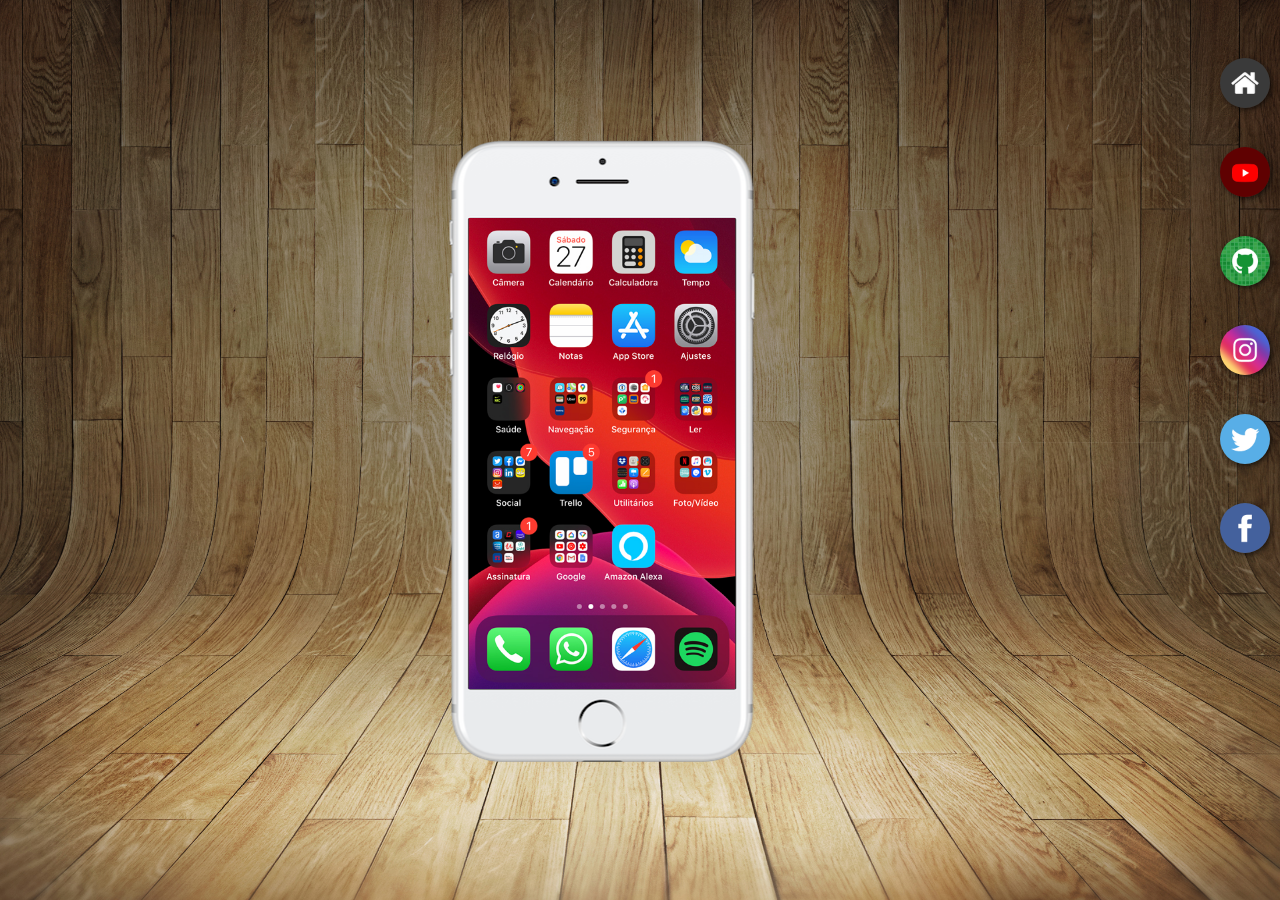
<file: index.html>
<!DOCTYPE html>
<html lang="pt-br">
<head>
    <meta charset="UTF-8">
    <meta http-equiv="X-UA-Compatible" content="IE=edge">
    <meta name="viewport" content="width=device-width, initial-scale=1.0">
    <link rel="shortcut icon" href="favicon/favicon.ico" type="image/x-icon">
    <title>Projeto Redes Sociais</title>
    <link rel="stylesheet" href="style.css">
</head>
<body>
    <main>
        <section id="telefone">
            <iframe src="home.html" name="tela" id="tela" frameborder="0">
                Seu navegador não é compativel com isso.
            </iframe>
        </section>
        <section id="redes-sociais"><br>
            <a href="home.html" target="tela"><img src="imagens/logo-home.jpg" alt="home"></a><br>
            <a href="youtube.html" target="tela"><img src="imagens/logo-youtube.jpg" alt="youtube"></a><br>
            <a href="github.html" target="tela"><img src="imagens/logo-github.jpg" alt="github"></a><br>
            <a href="insta.html" target="tela"><img src="imagens/logo-instagram.jpg" alt="instagram"></a><br>
            <a href="twitter.html" target="tela"><img src="imagens/logo-twitter.jpg" alt="twittet"></a><br>
            <a href="facebook.html" target="tela"><img src="imagens/logo-facebook.jpg" alt="facebook"></a>
        </section>
    </main>
</body>
</html>
</file>
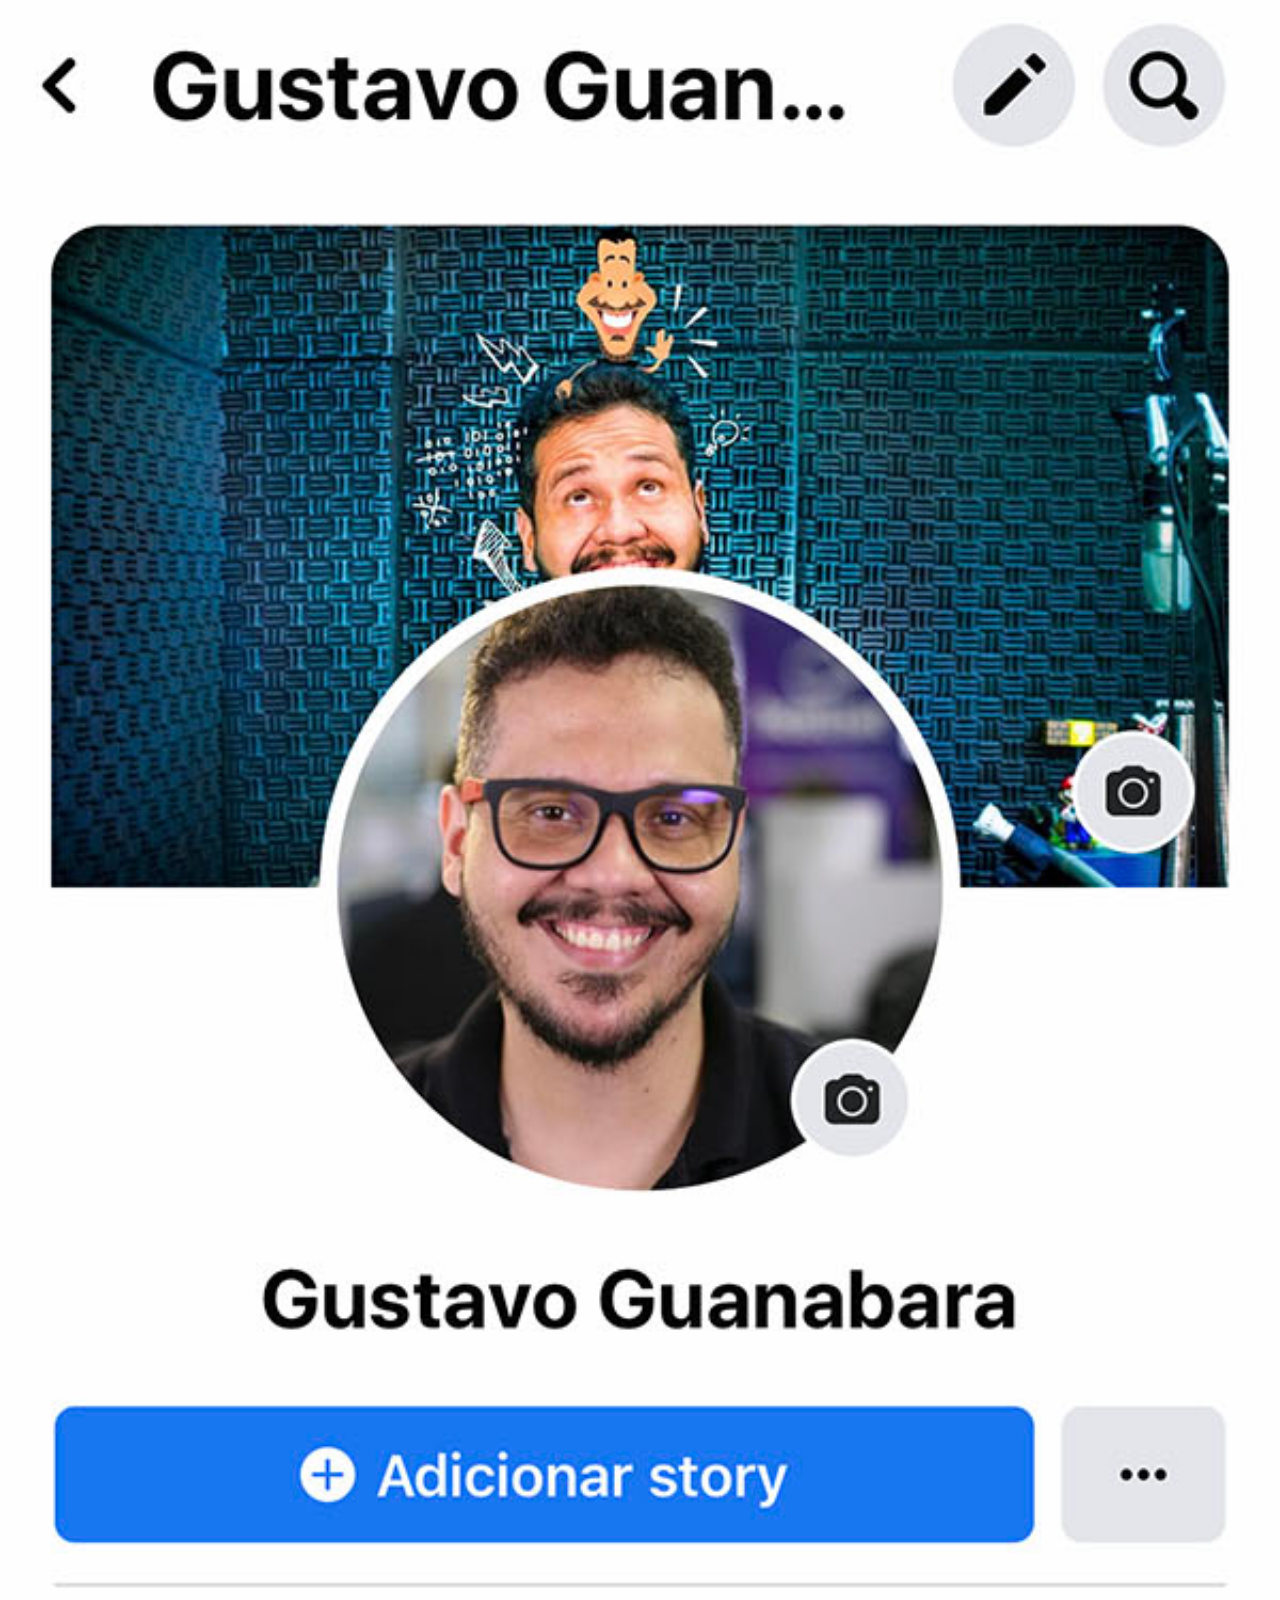
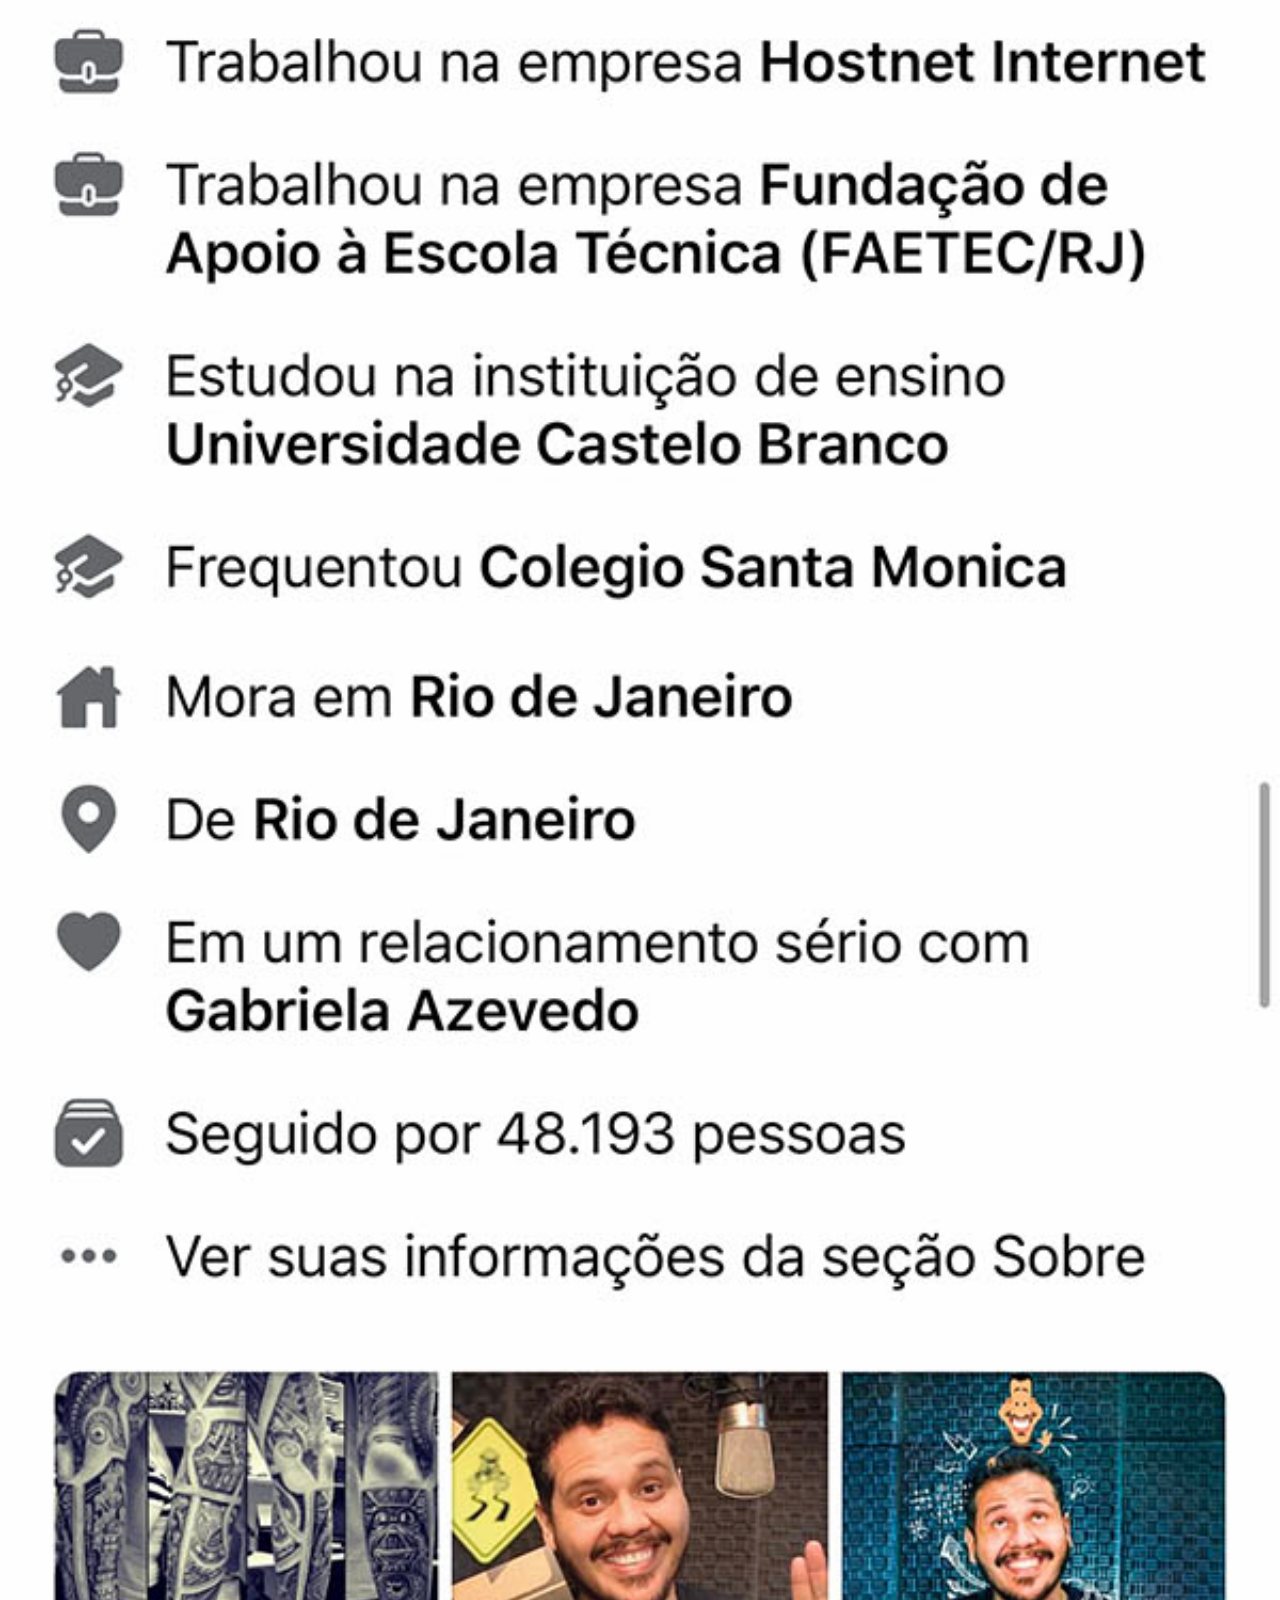
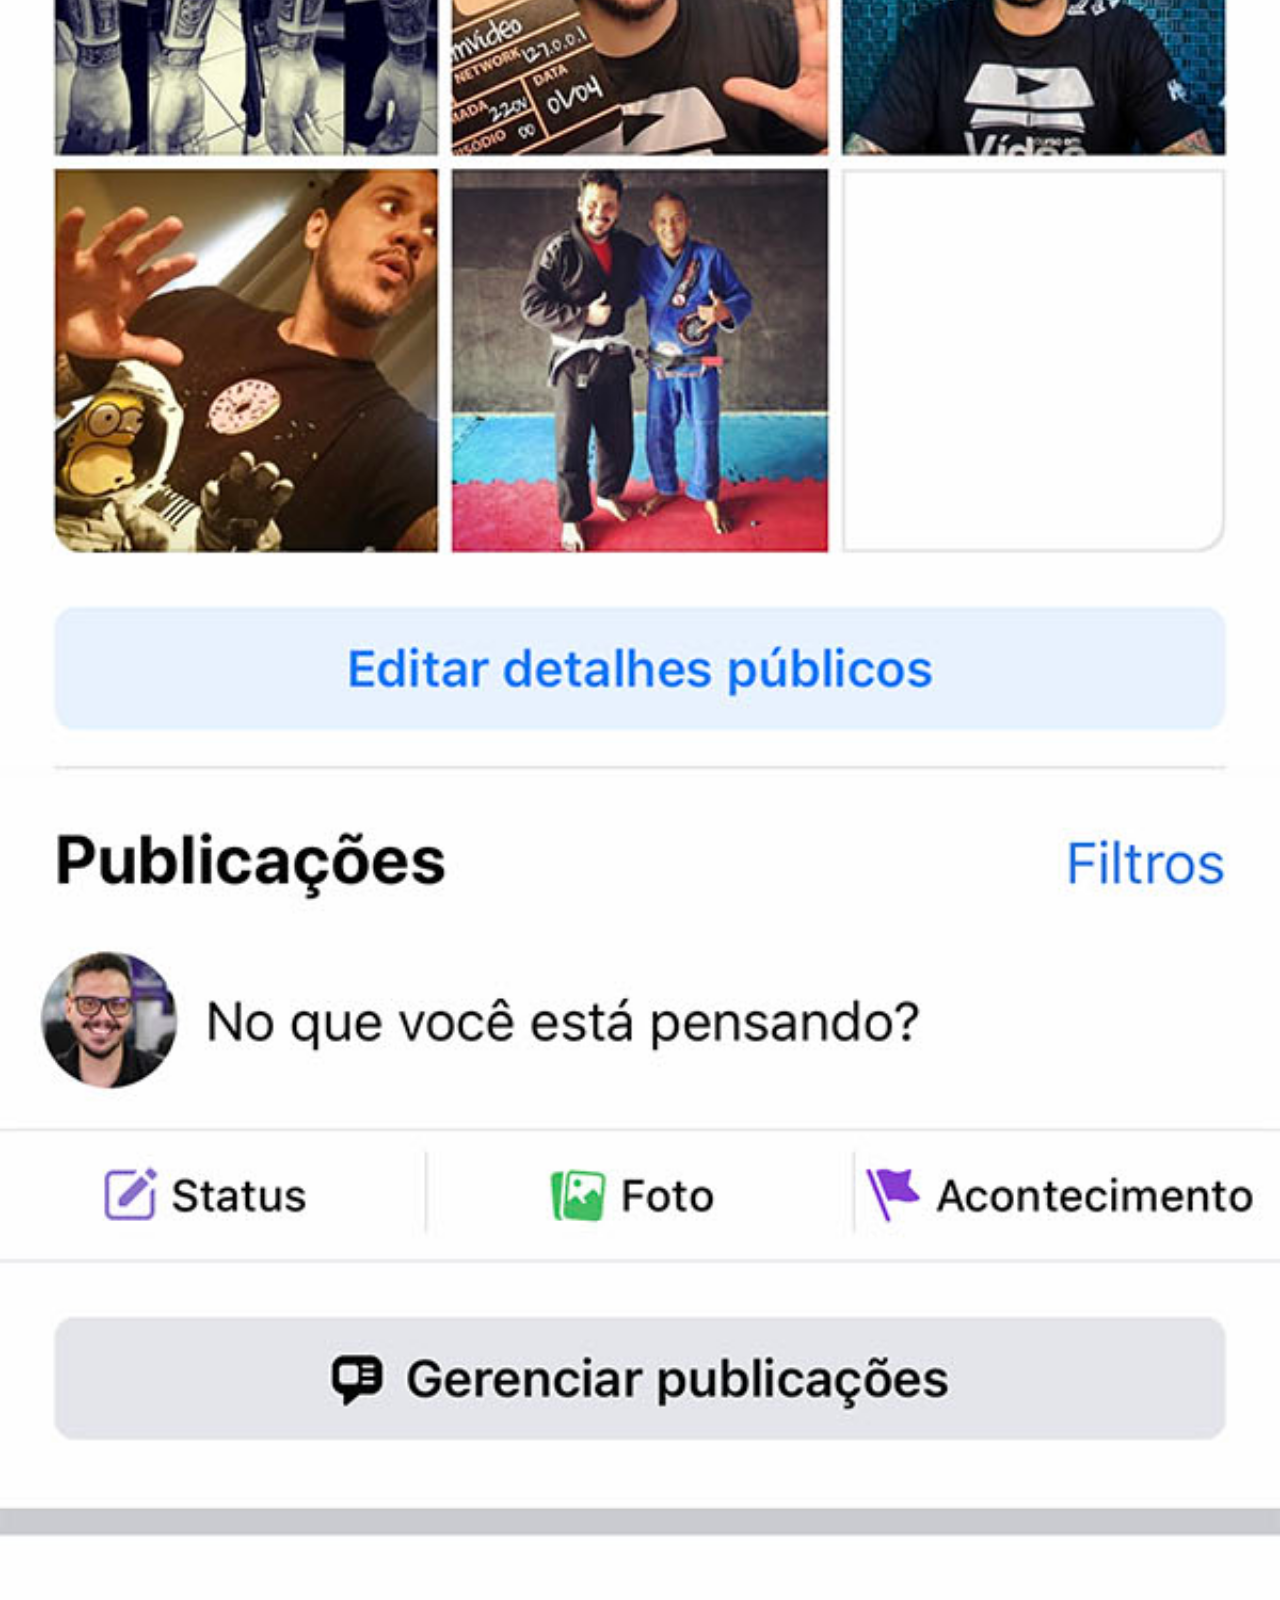
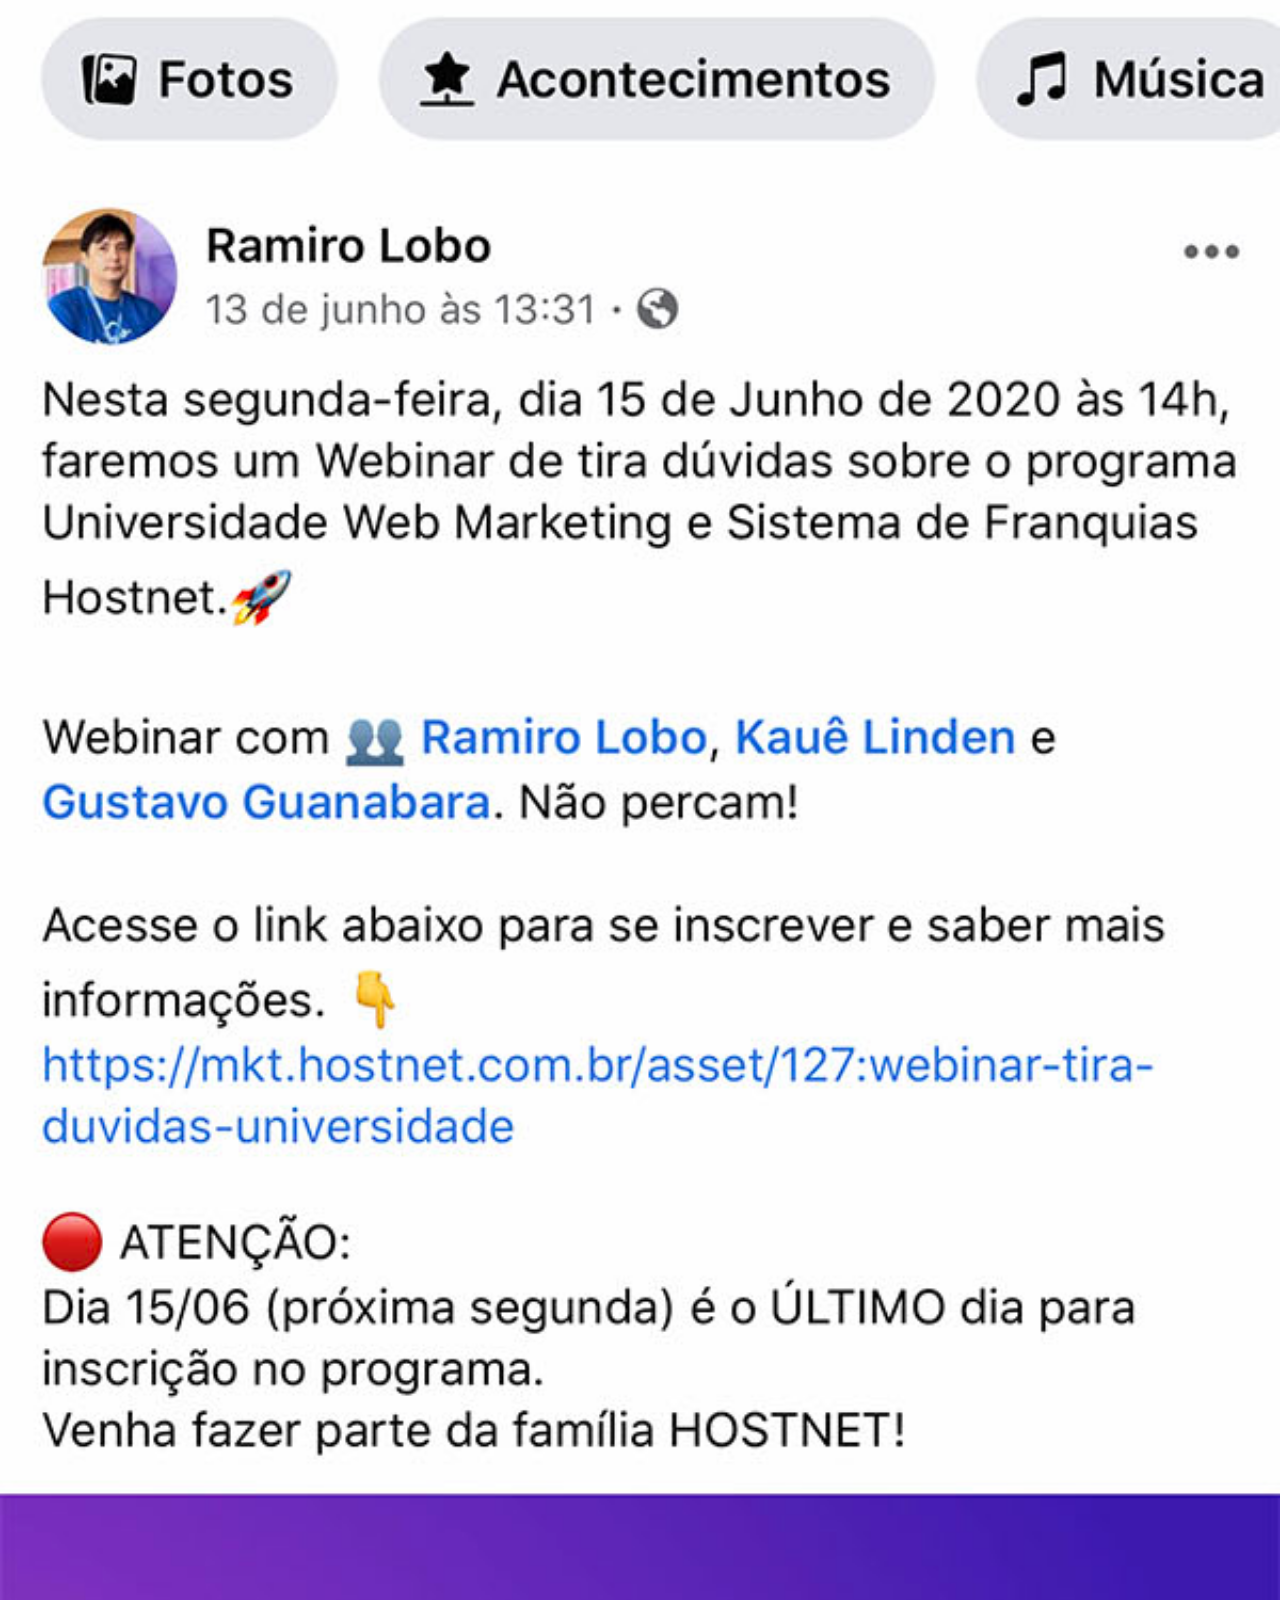
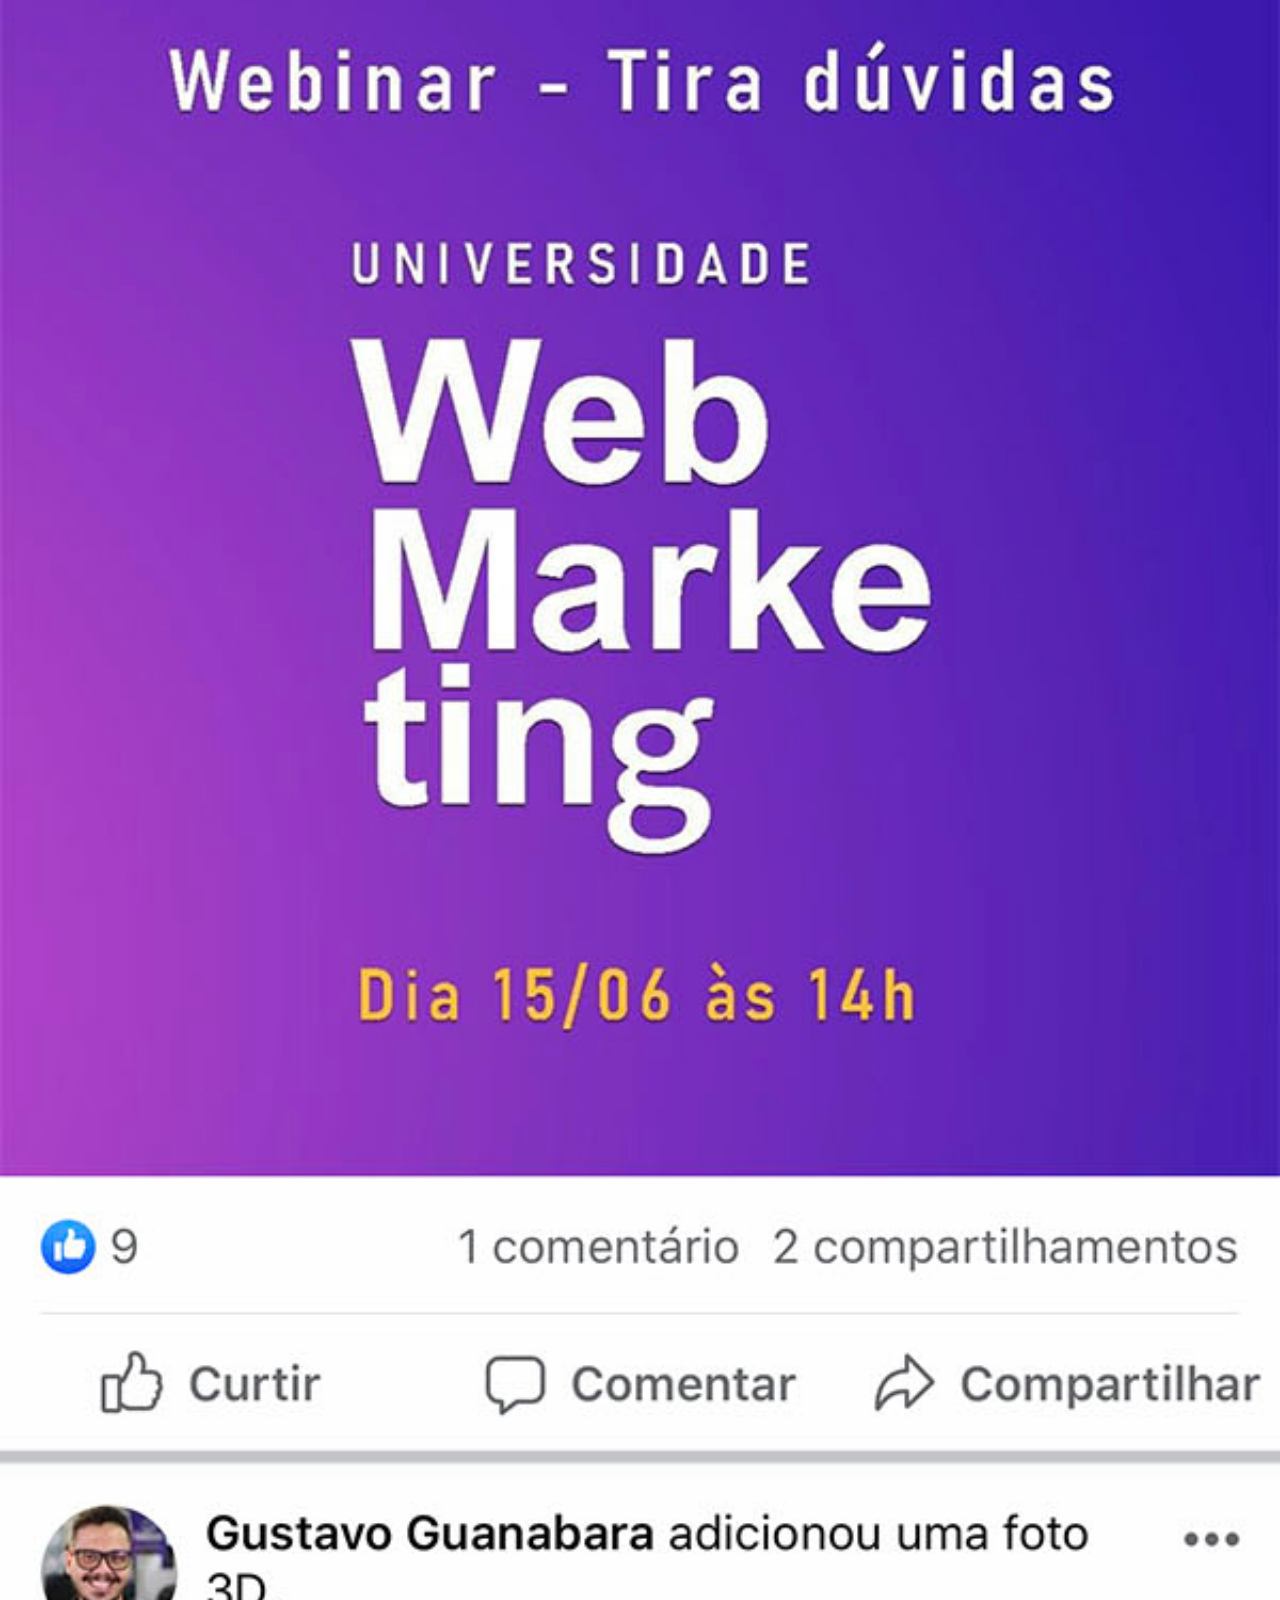
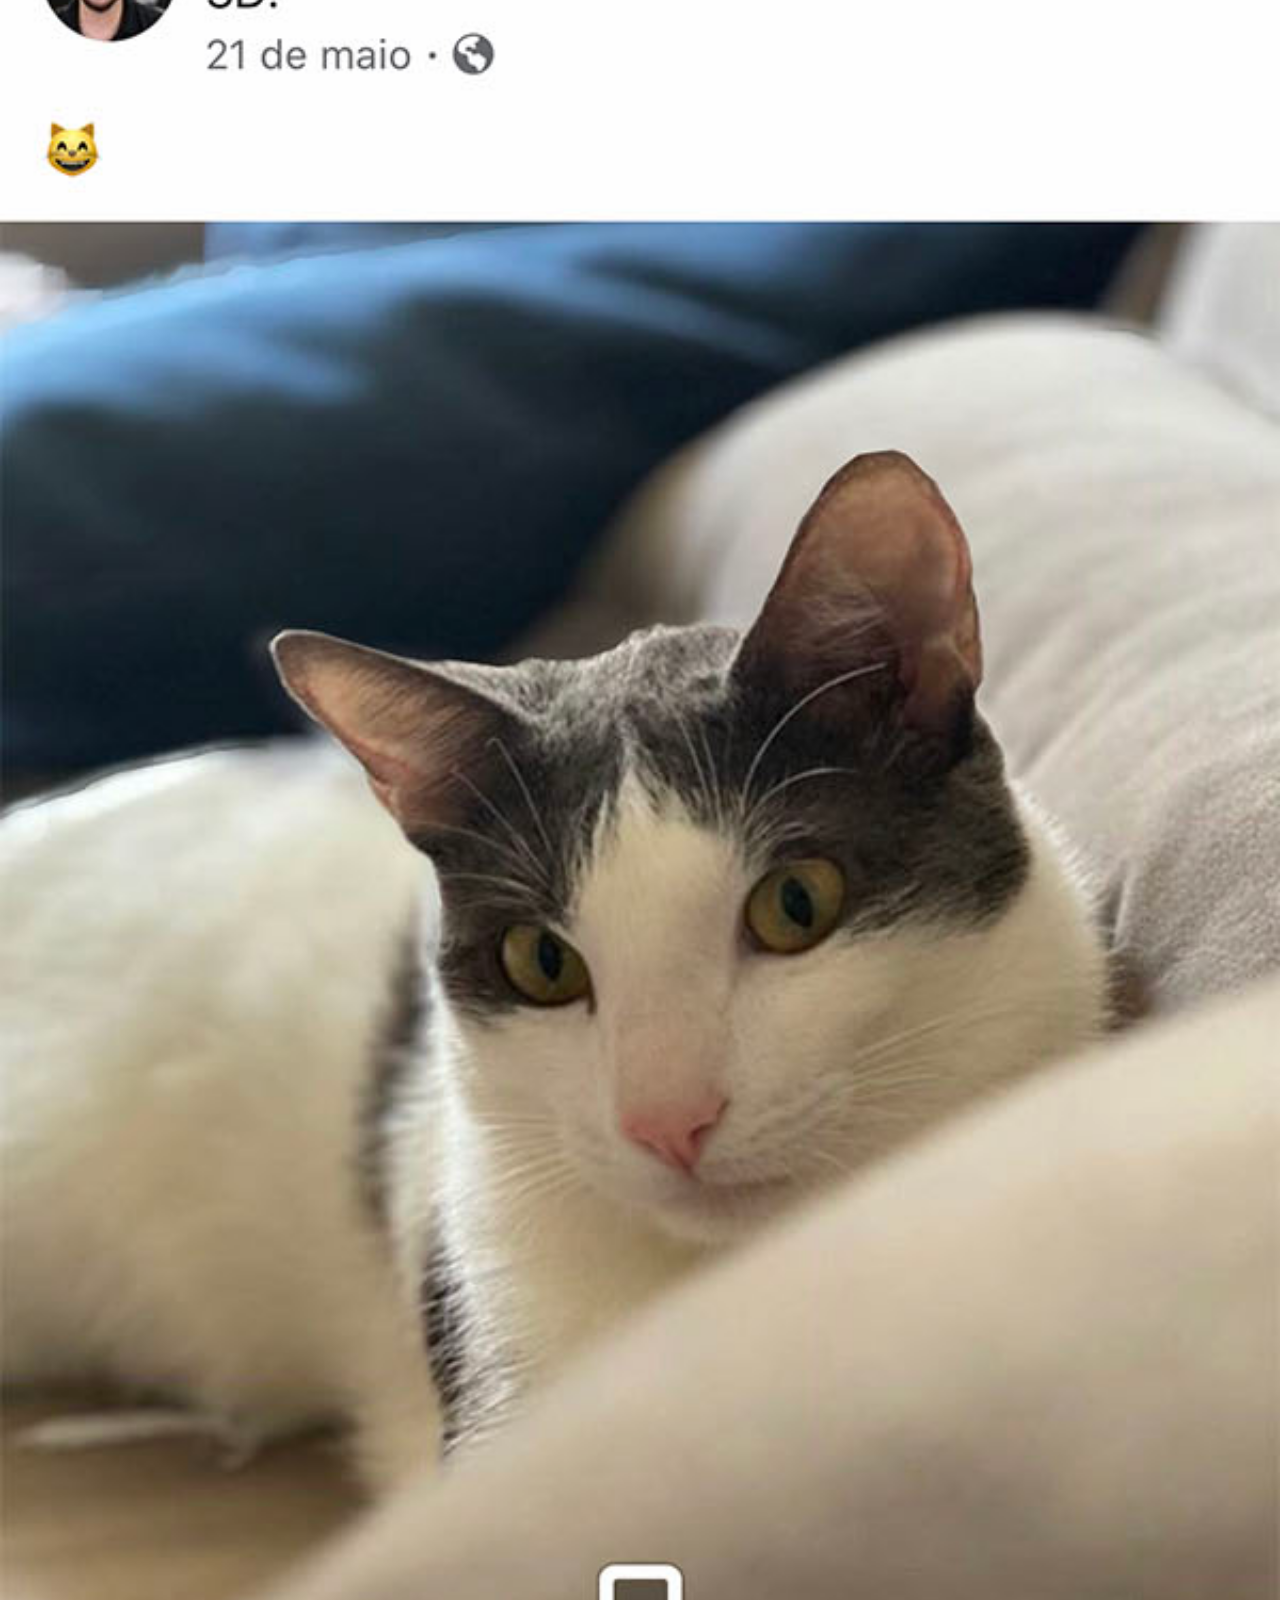
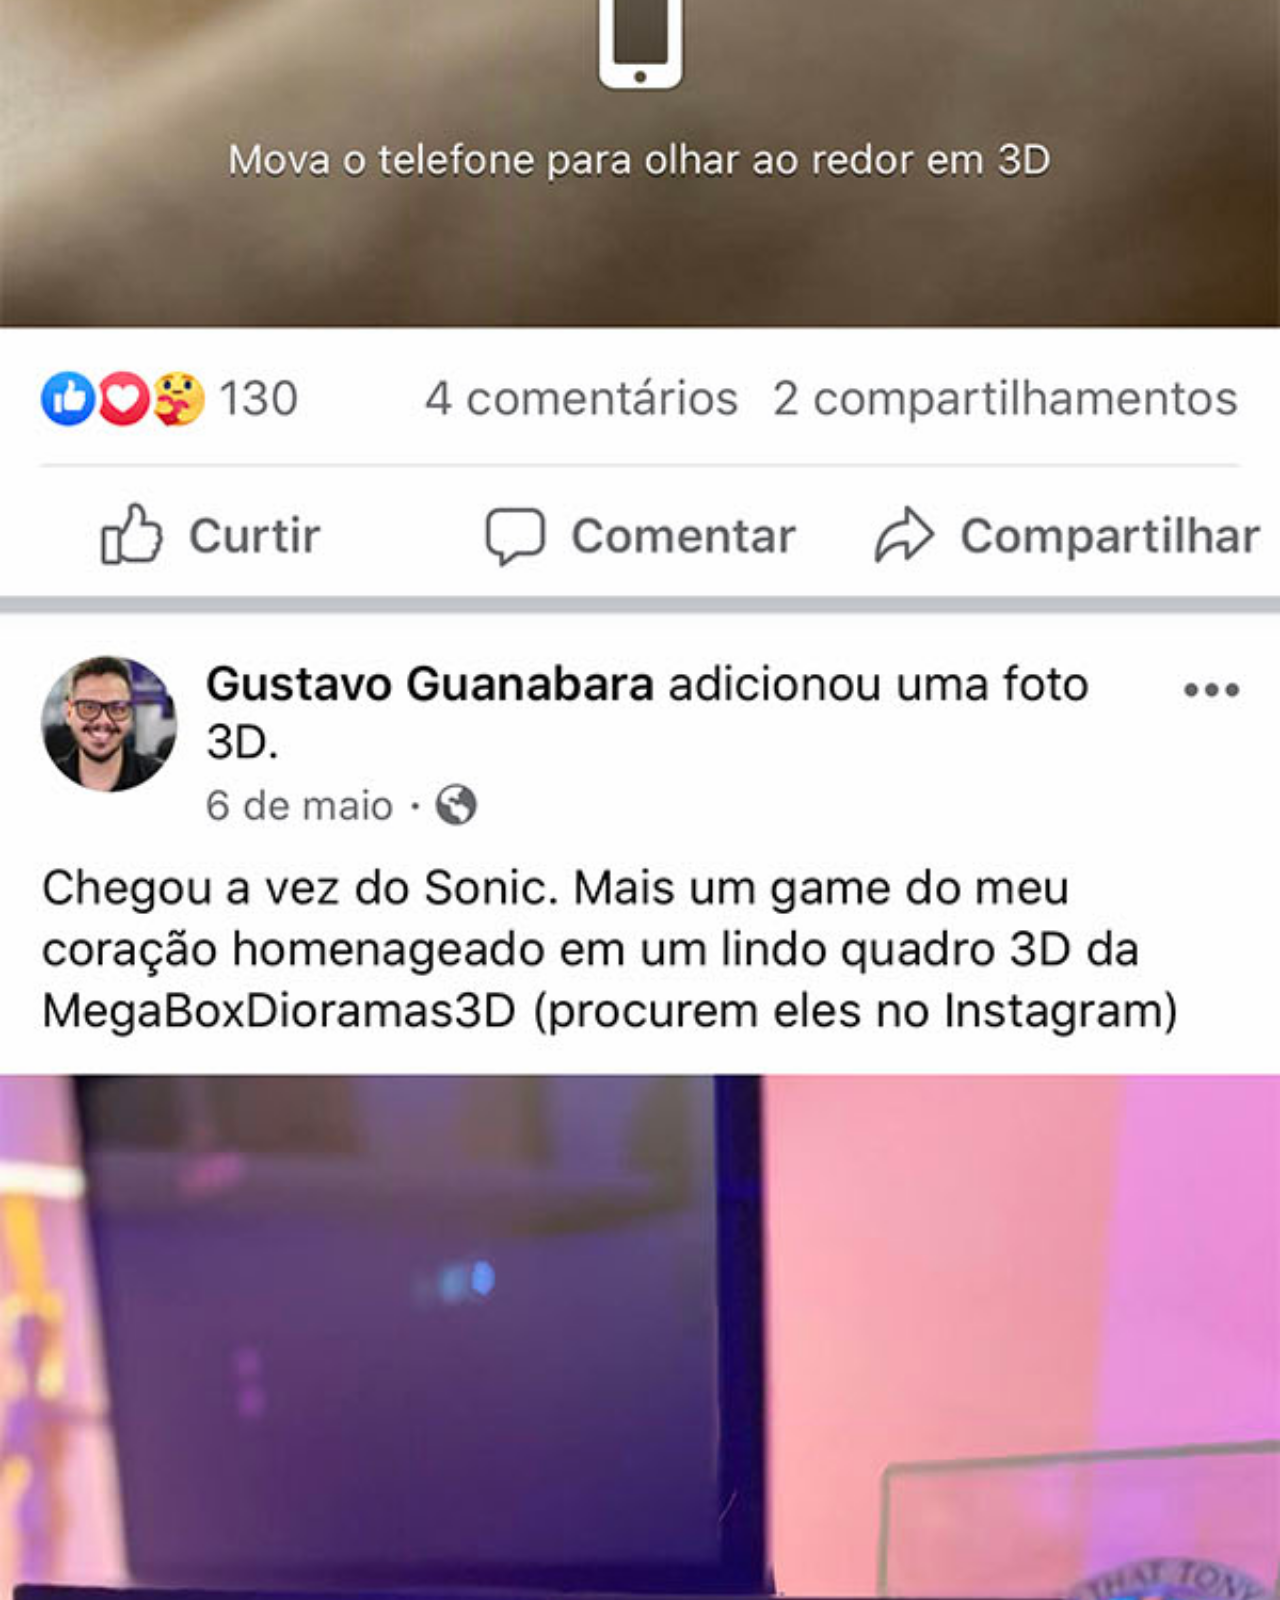
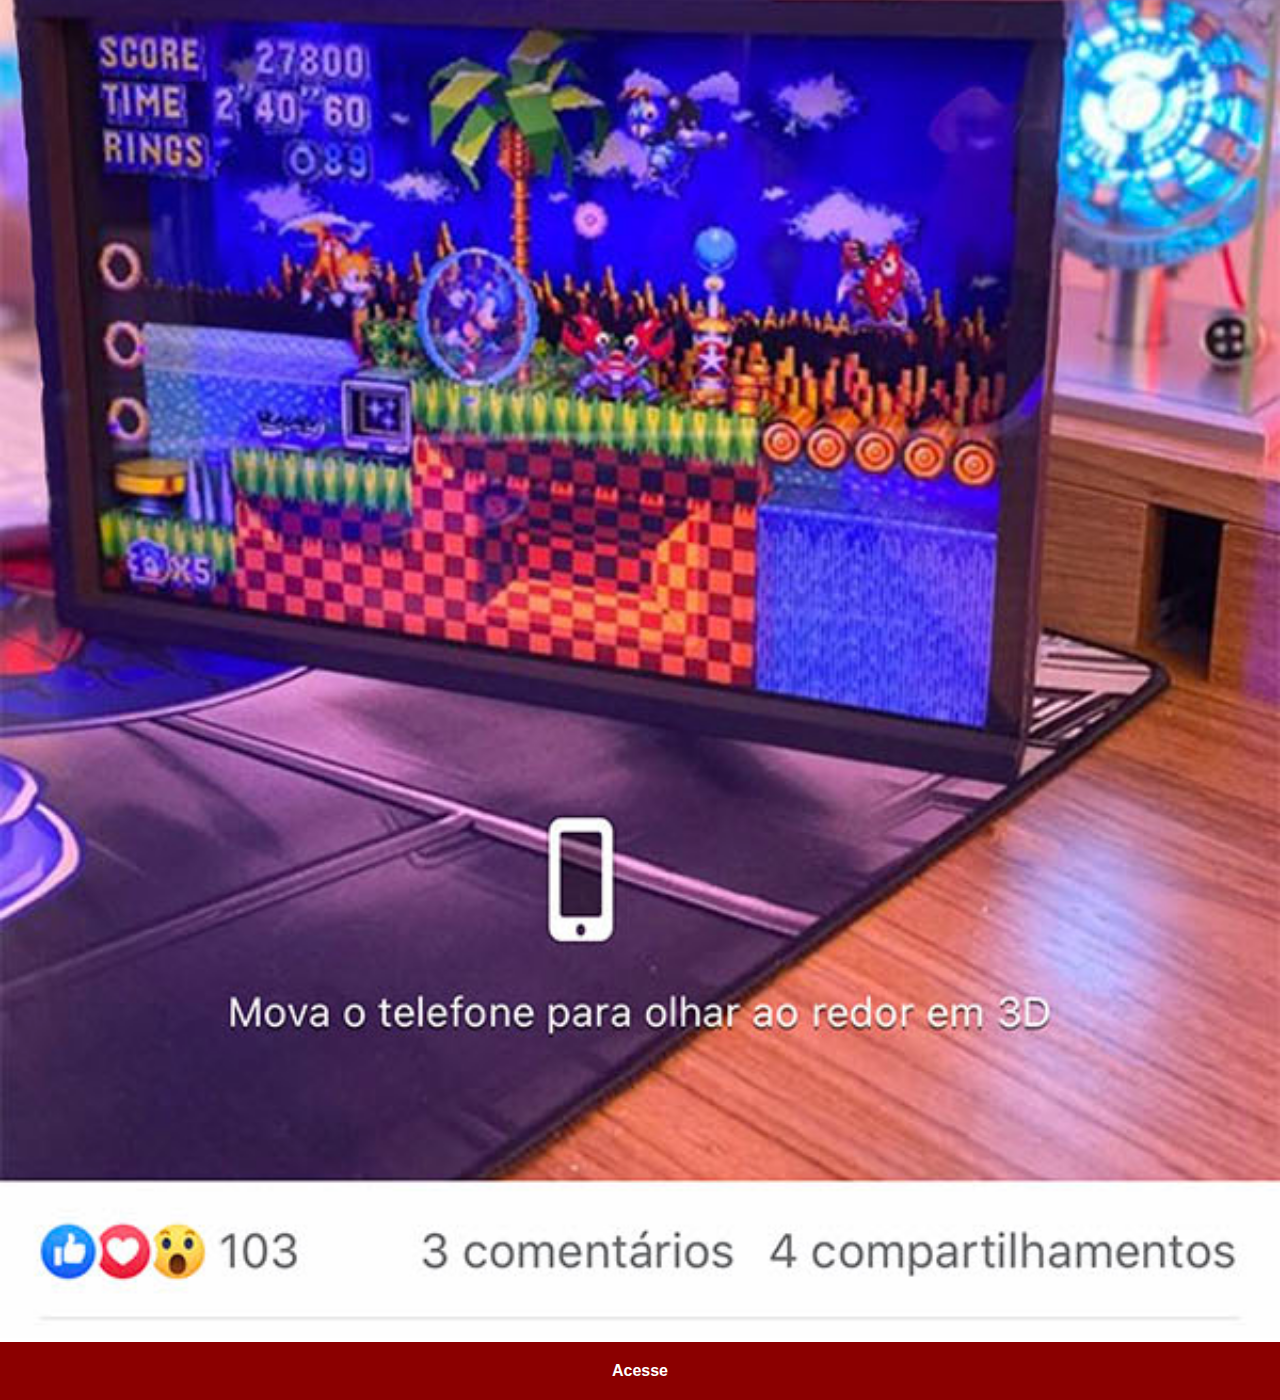
<file: facebook.html>
<!DOCTYPE html>
<html lang="pt-br">
<head>
    <meta charset="UTF-8">
    <meta http-equiv="X-UA-Compatible" content="IE=edge">
    <meta name="viewport" content="width=device-width, initial-scale=1.0">
    <title>facebook</title>
    <link rel="stylesheet" href="estilo/social.css">
</head>
<body>
    <img src="imagens/tela-facebook.jpg" alt="facebook">
    <a href="https://pt-br.facebook.com/" target="_blank">Acesse</a>
</body>
</html>
</file>
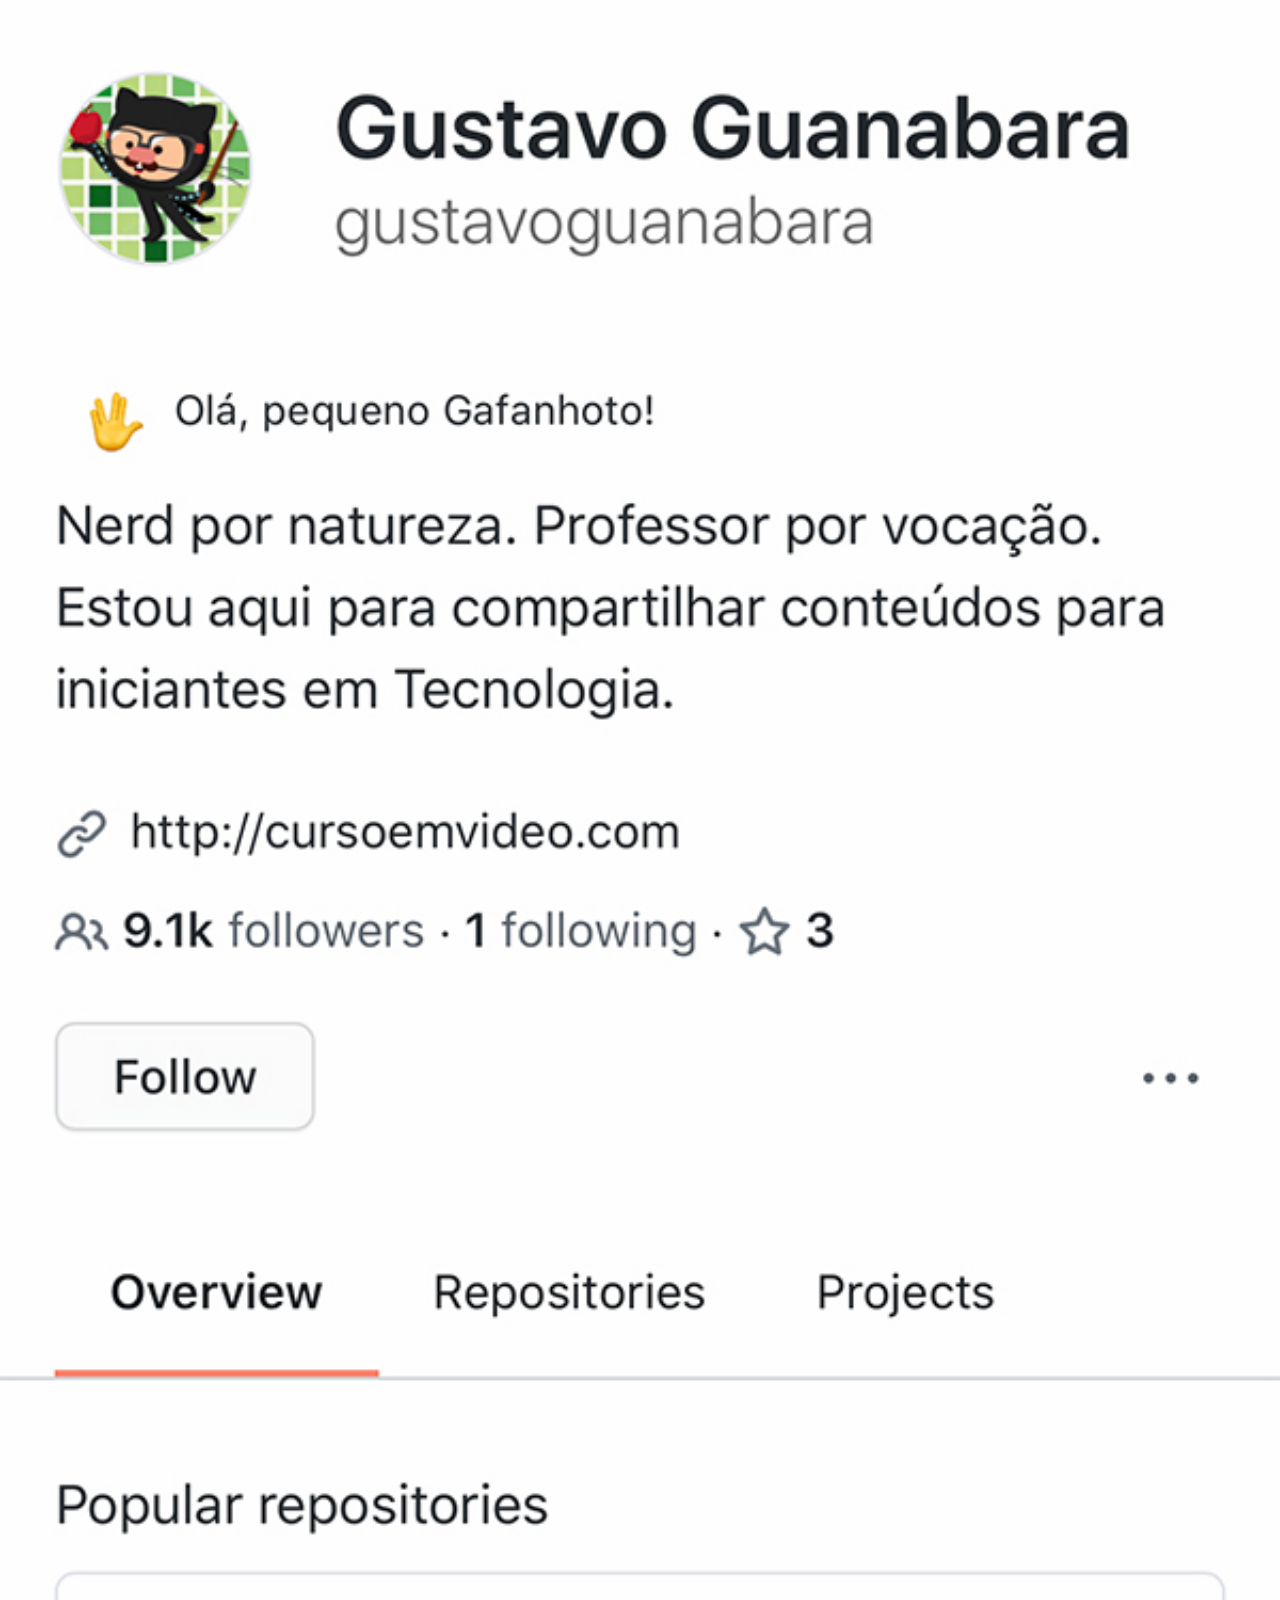
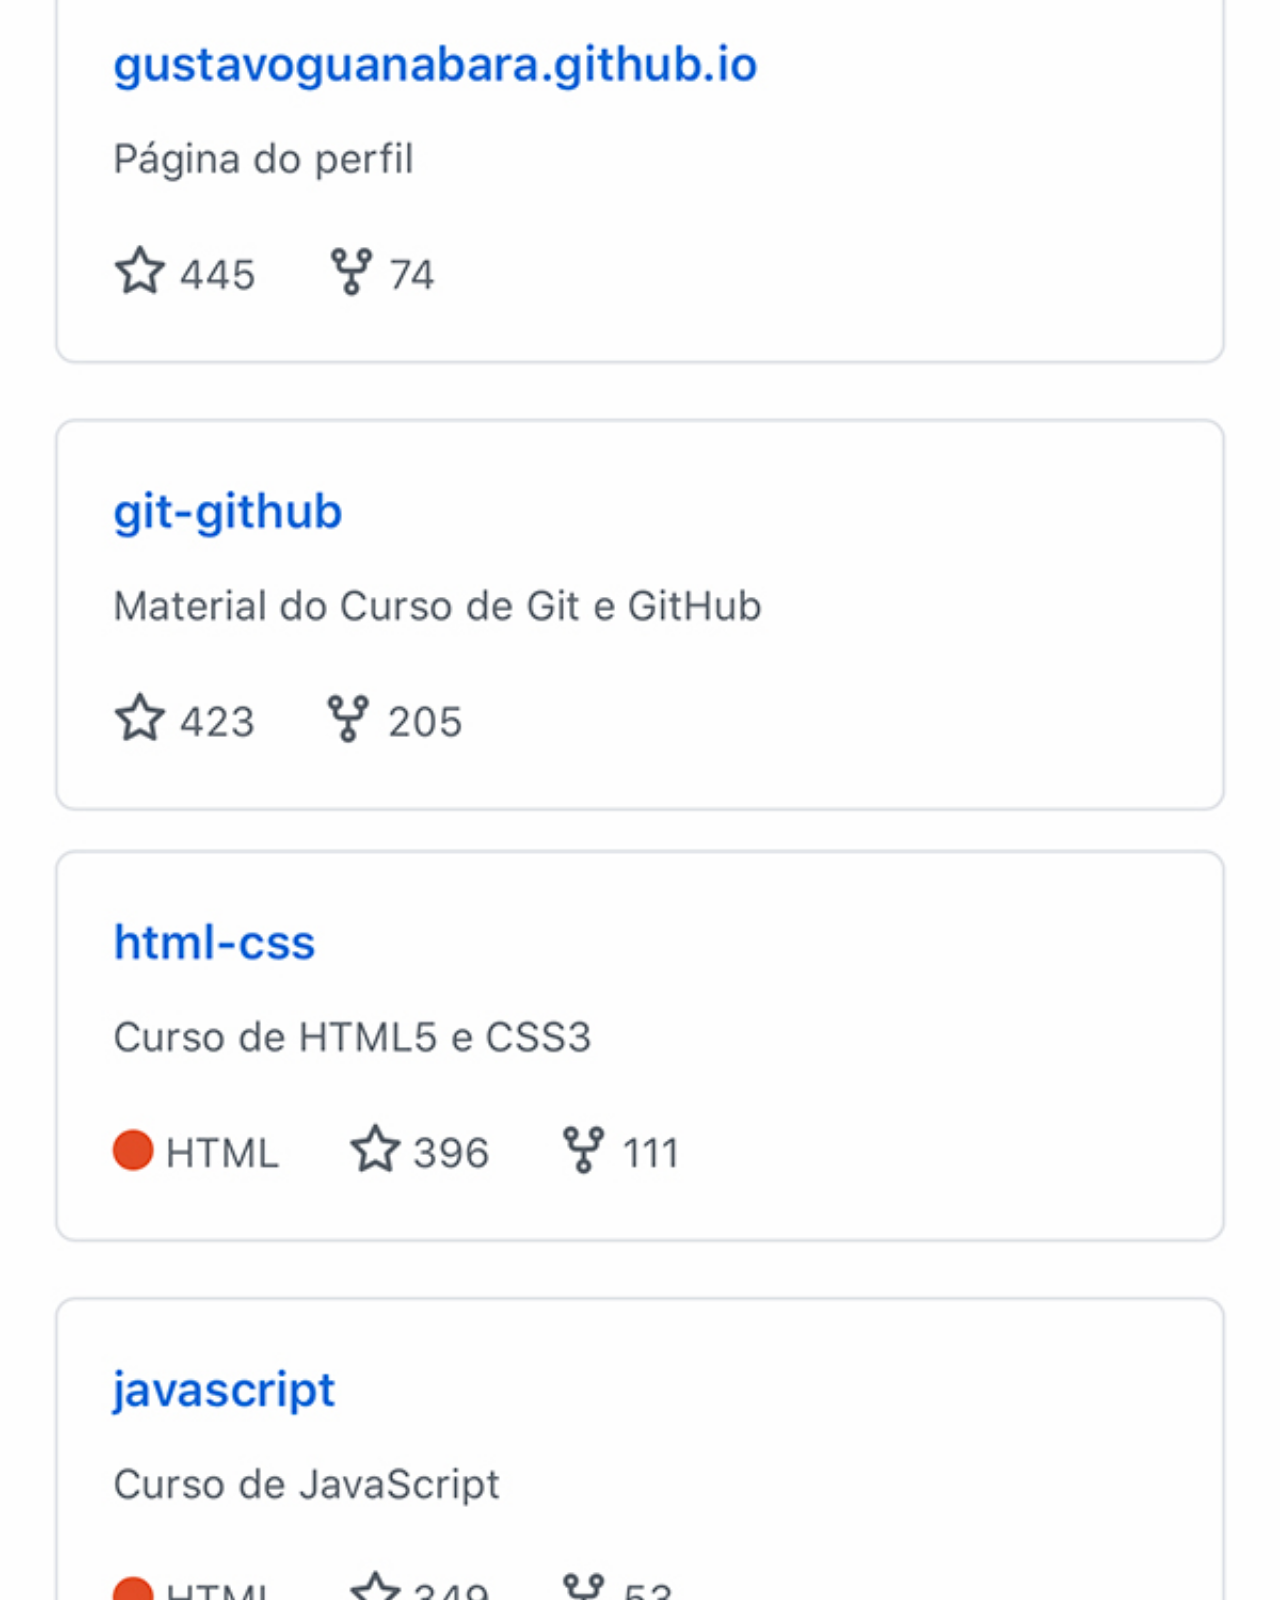
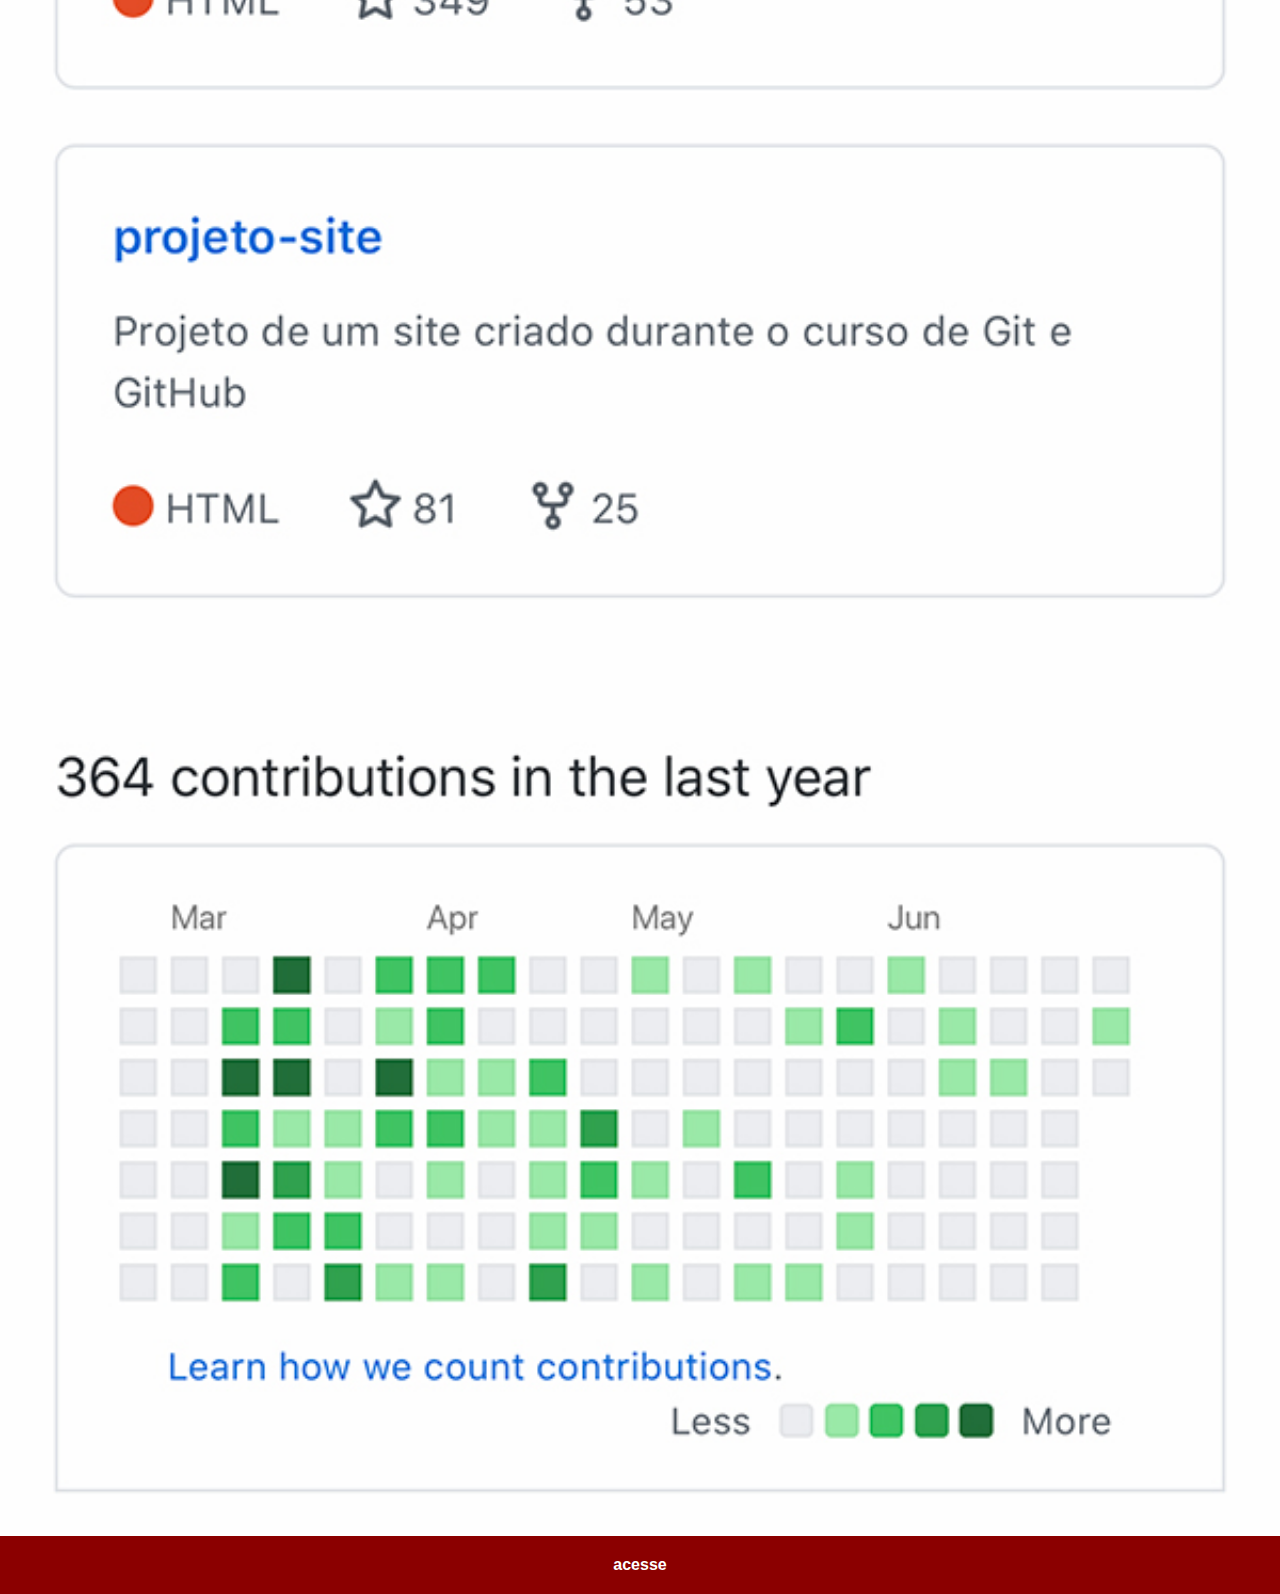
<file: github.html>
<!DOCTYPE html>
<html lang="pt-br">
<head>
    <meta charset="UTF-8">
    <meta http-equiv="X-UA-Compatible" content="IE=edge">
    <meta name="viewport" content="width=device-width, initial-scale=1.0">
    <title>youtube</title>
    <link rel="stylesheet" href="estilo/social.css">
</head>
<body>
    <img src="imagens/tela-github.jpg" alt="github">
    <a href="https://github.com/afonsohn" target="_blank">acesse</a>
</body>
</html>
</file>
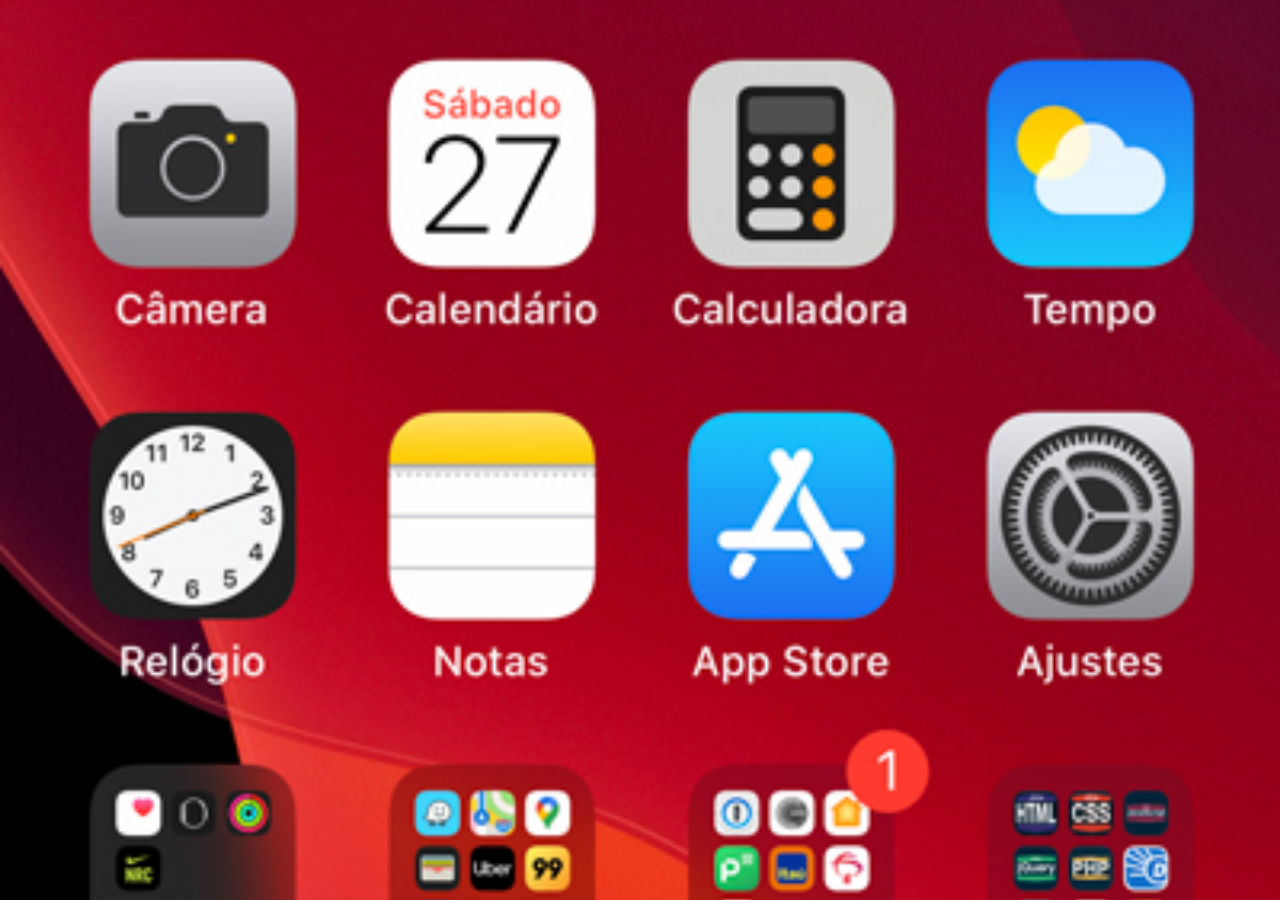
<file: home.html>
<!DOCTYPE html>
<html lang="pt-br">
<head>
    <meta charset="UTF-8">
    <meta http-equiv="X-UA-Compatible" content="IE=edge">
    <meta name="viewport" content="width=device-width, initial-scale=1.0">
    <title>home</title>
    <style>
        * {
            margin: 0px;
            padding: 0px;
        }

        body {
            width: 100vw;
            height: 100vh;
            background: black url(imagens/tela-home.jpg) no-repeat top center;
            background-size: cover;
            
        }
    </style>
</head>
<body>
    
</body>
</html>
</file>
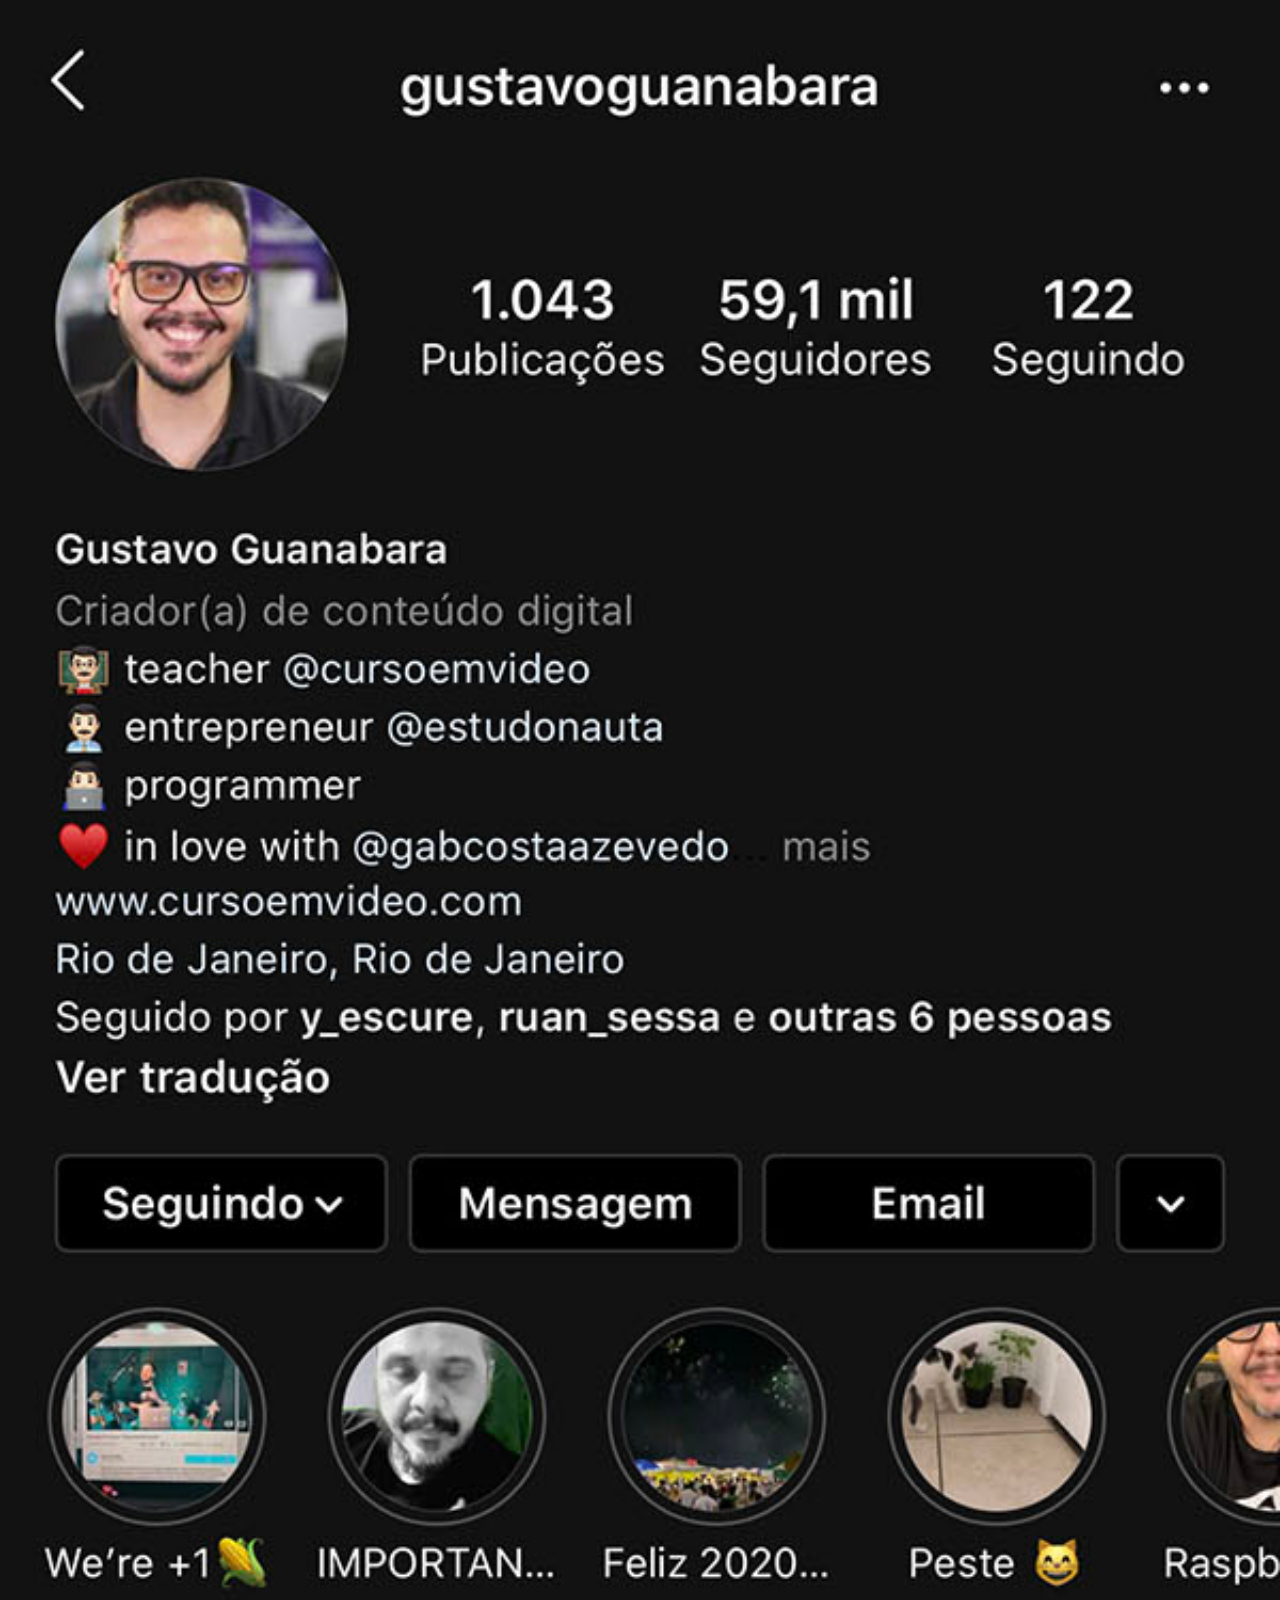
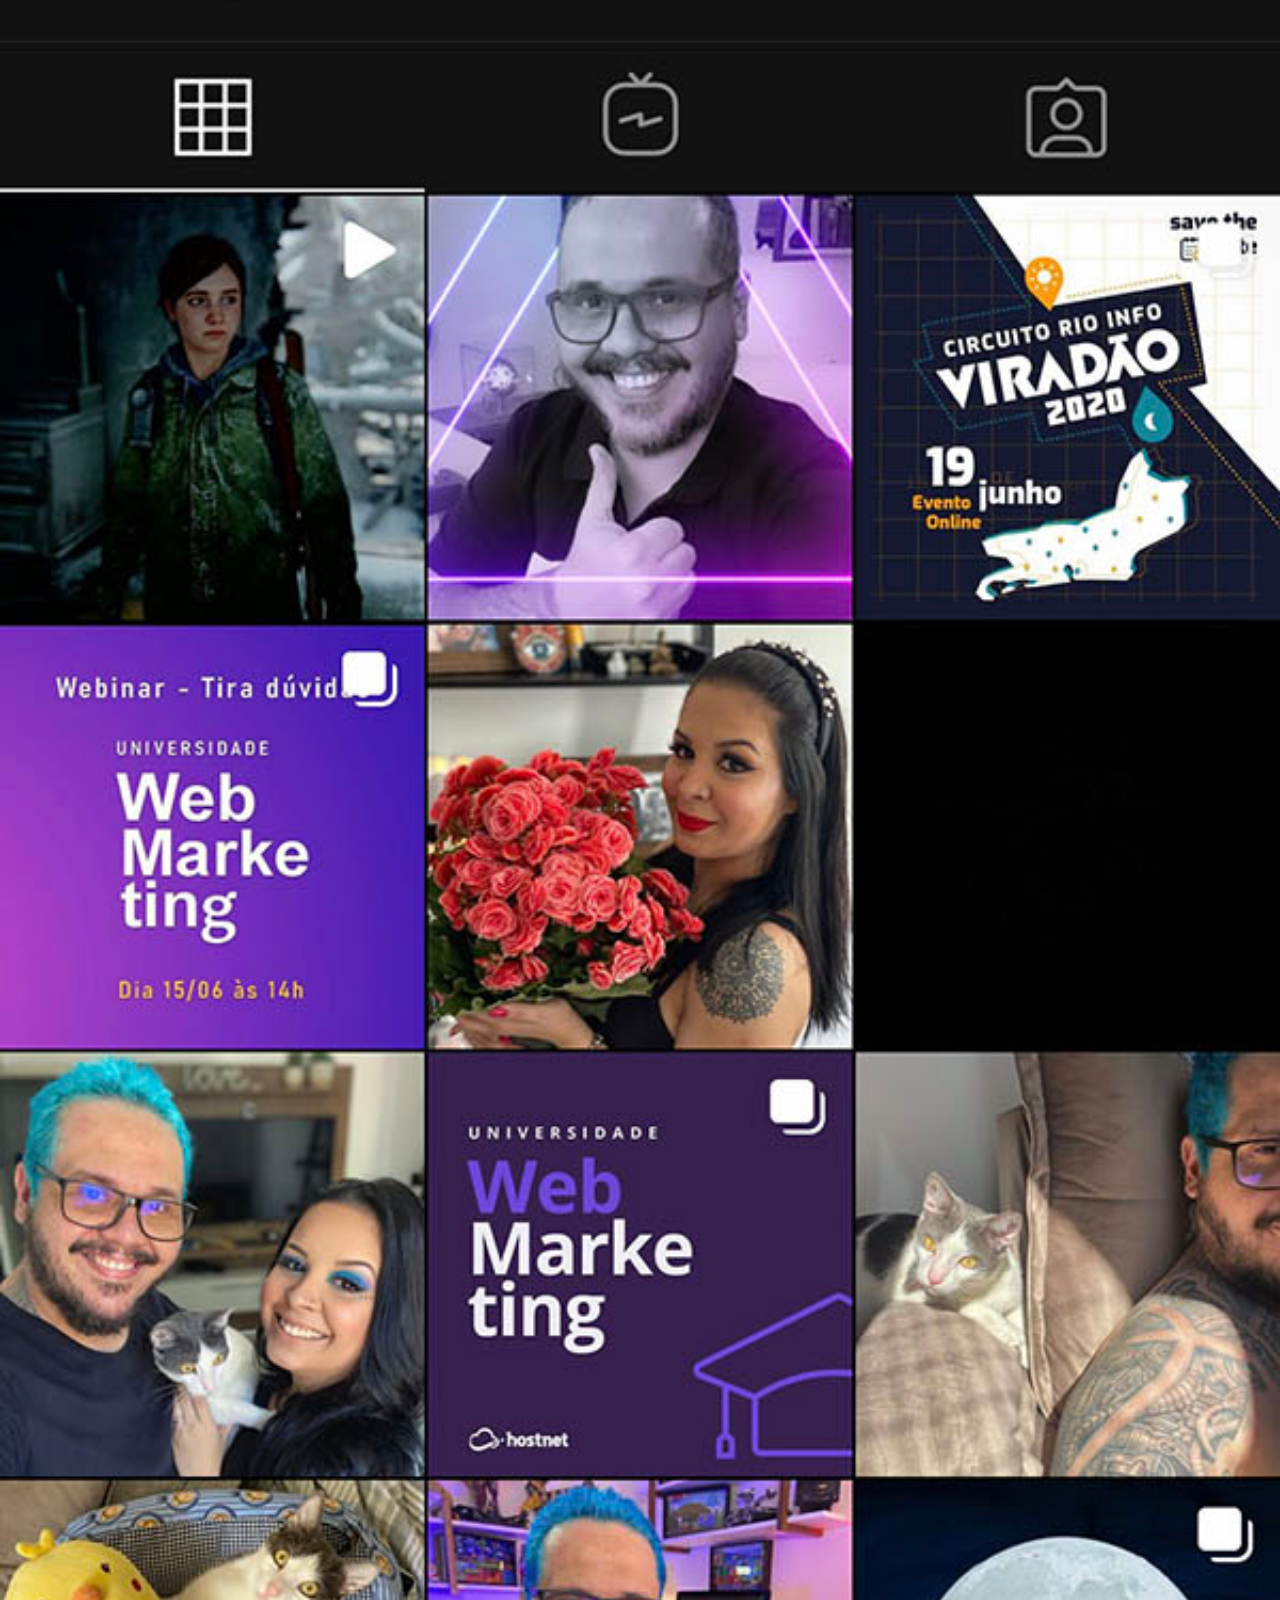
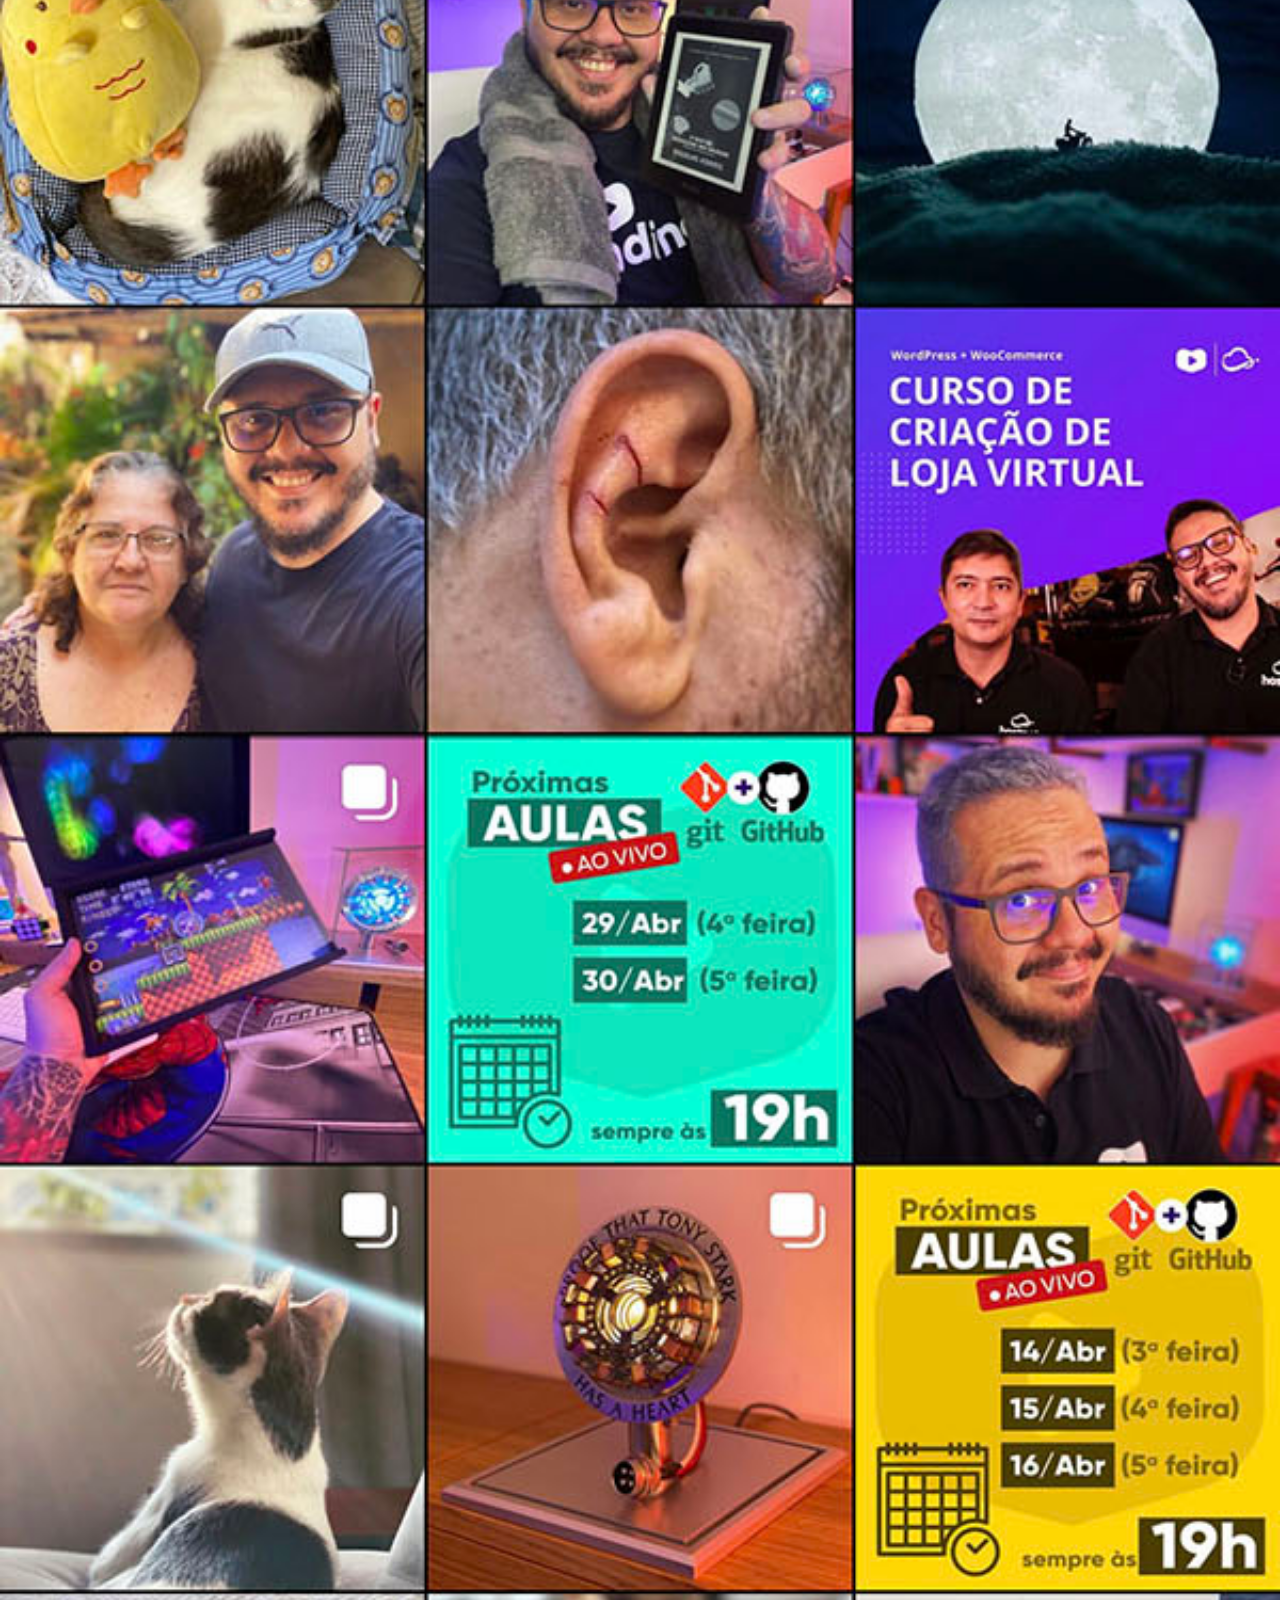
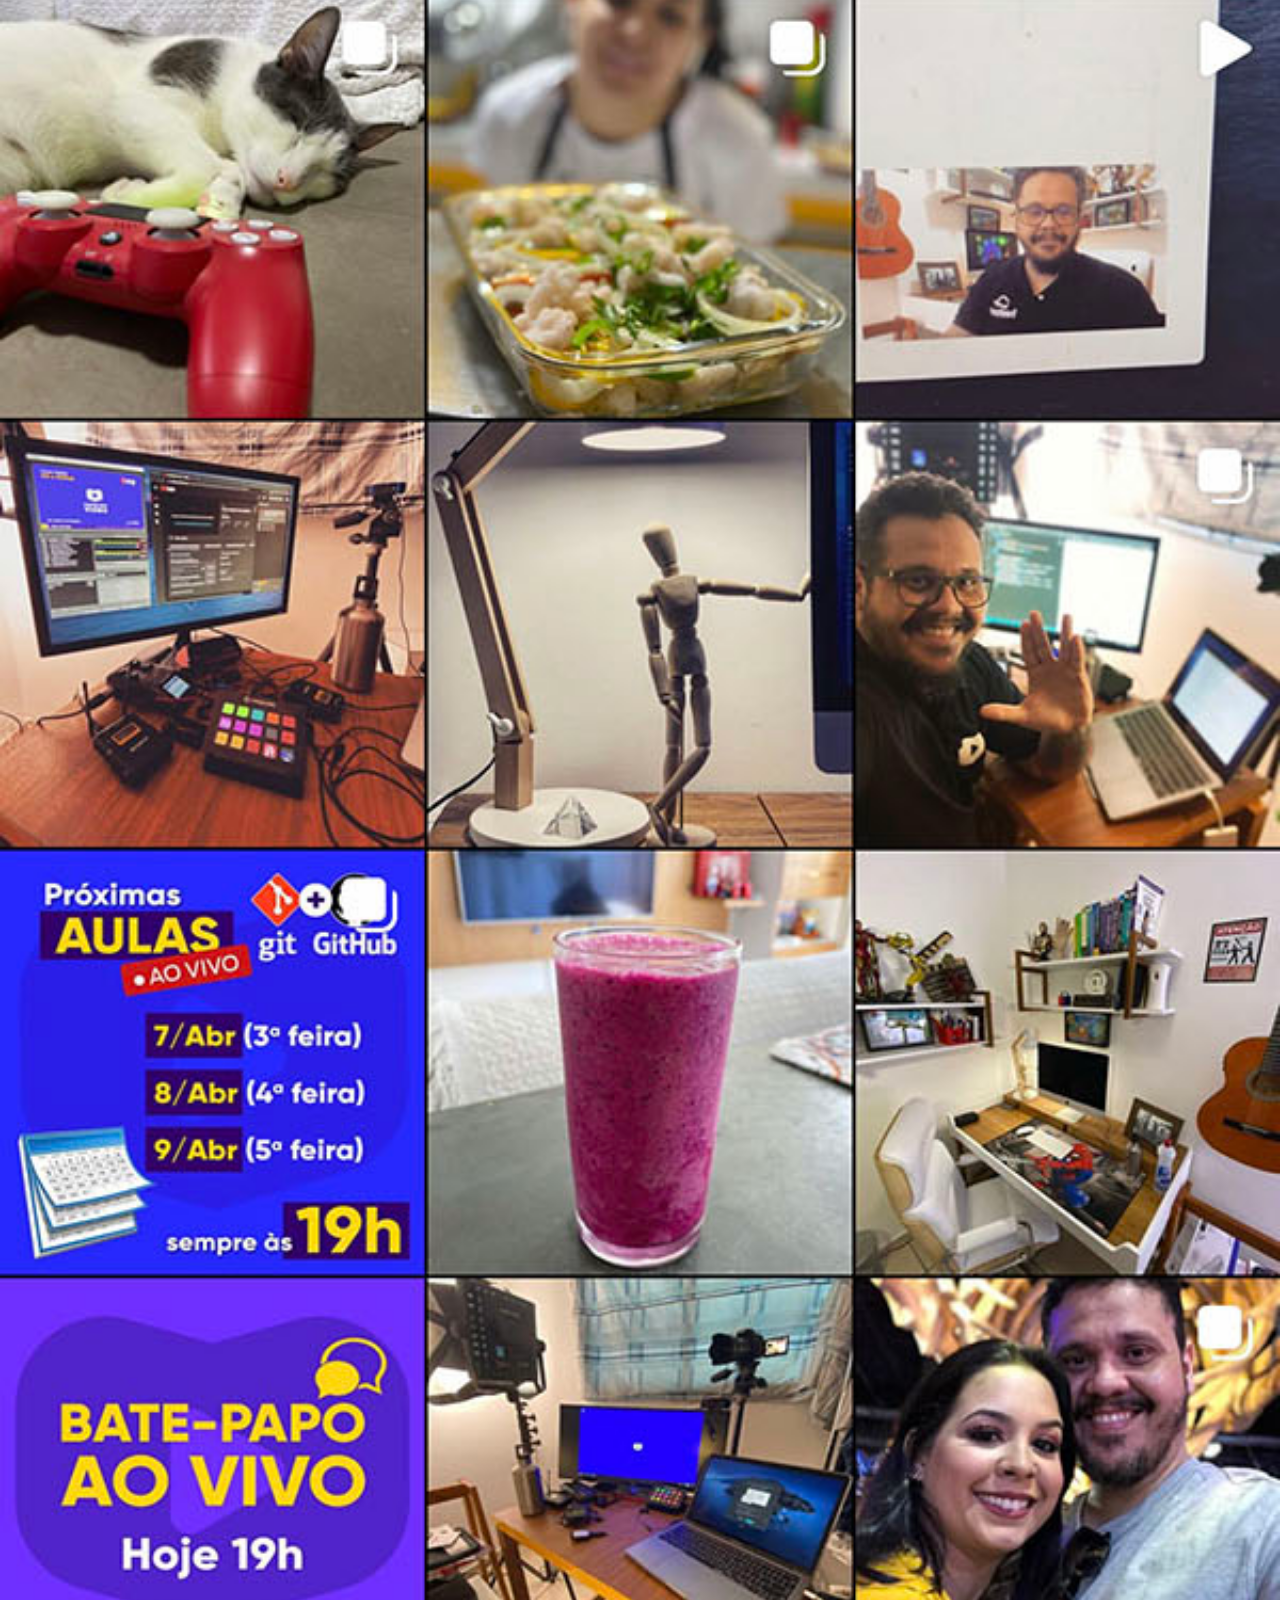
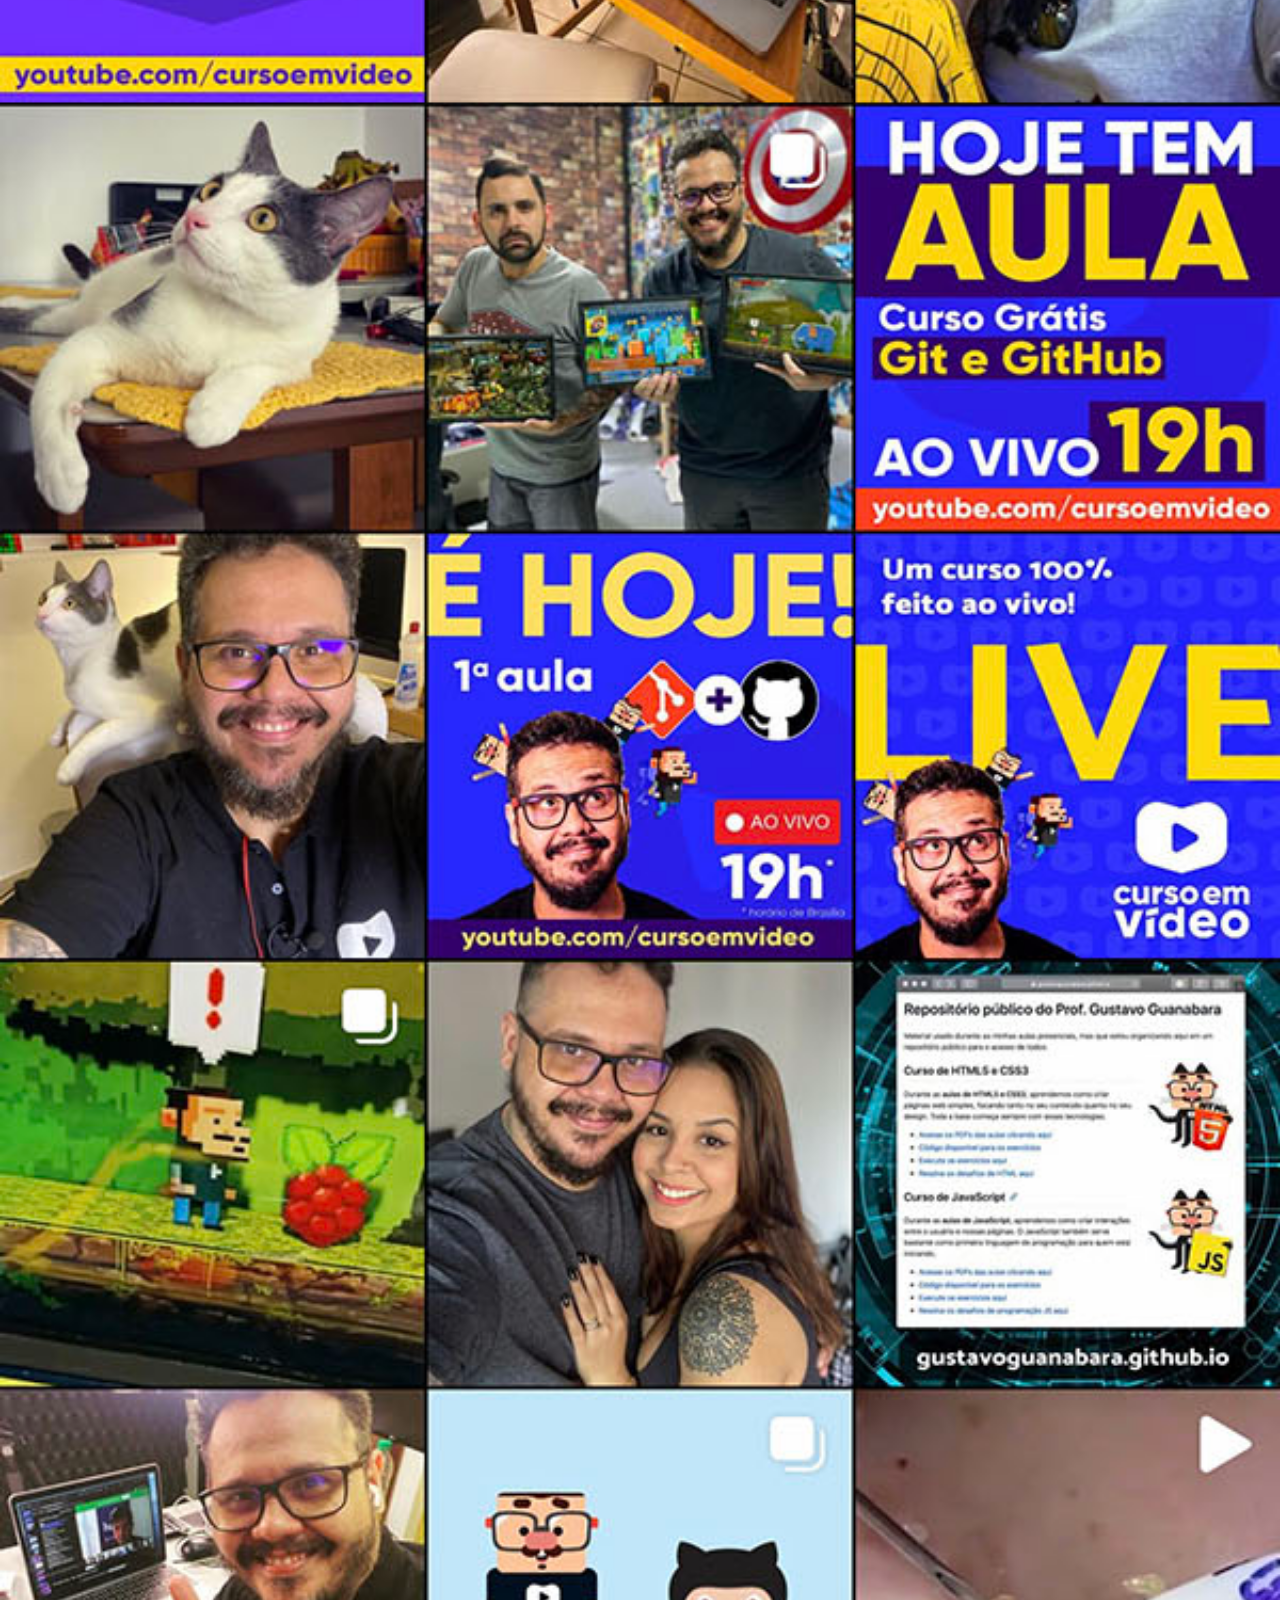
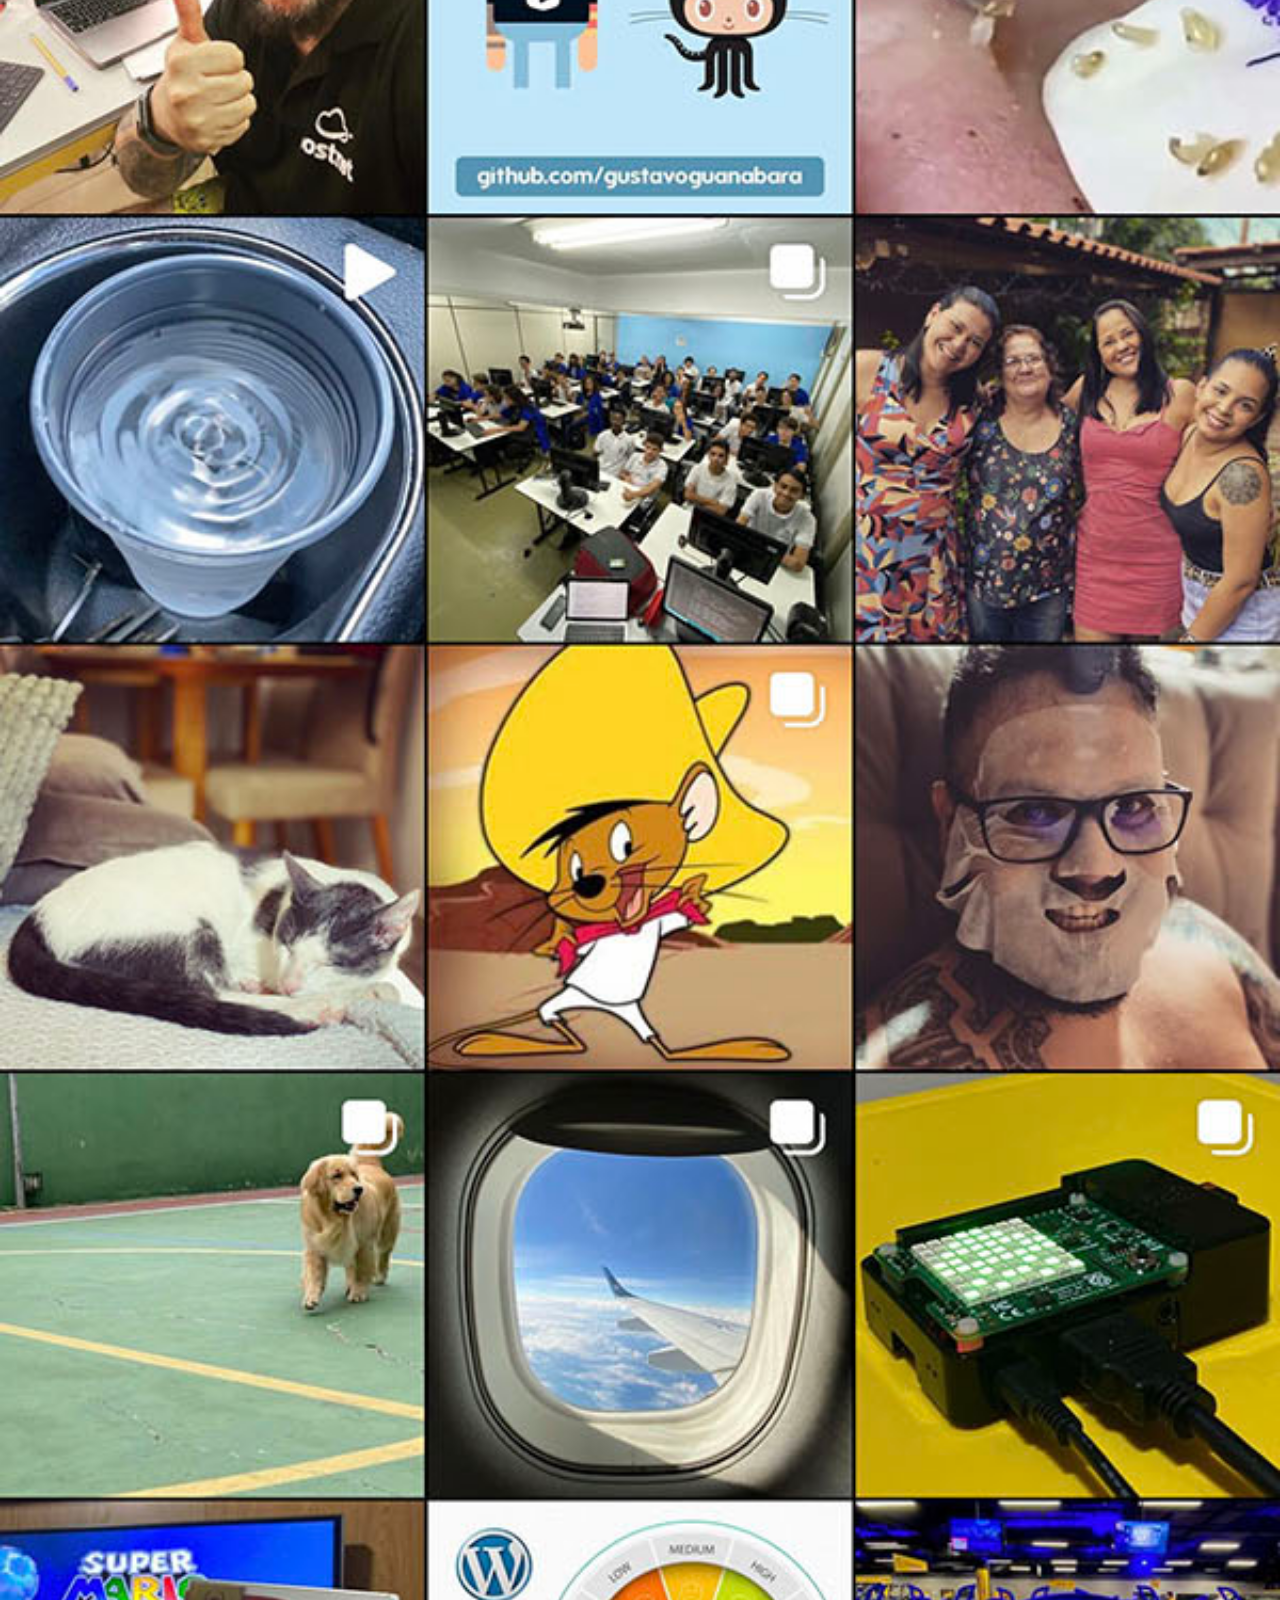
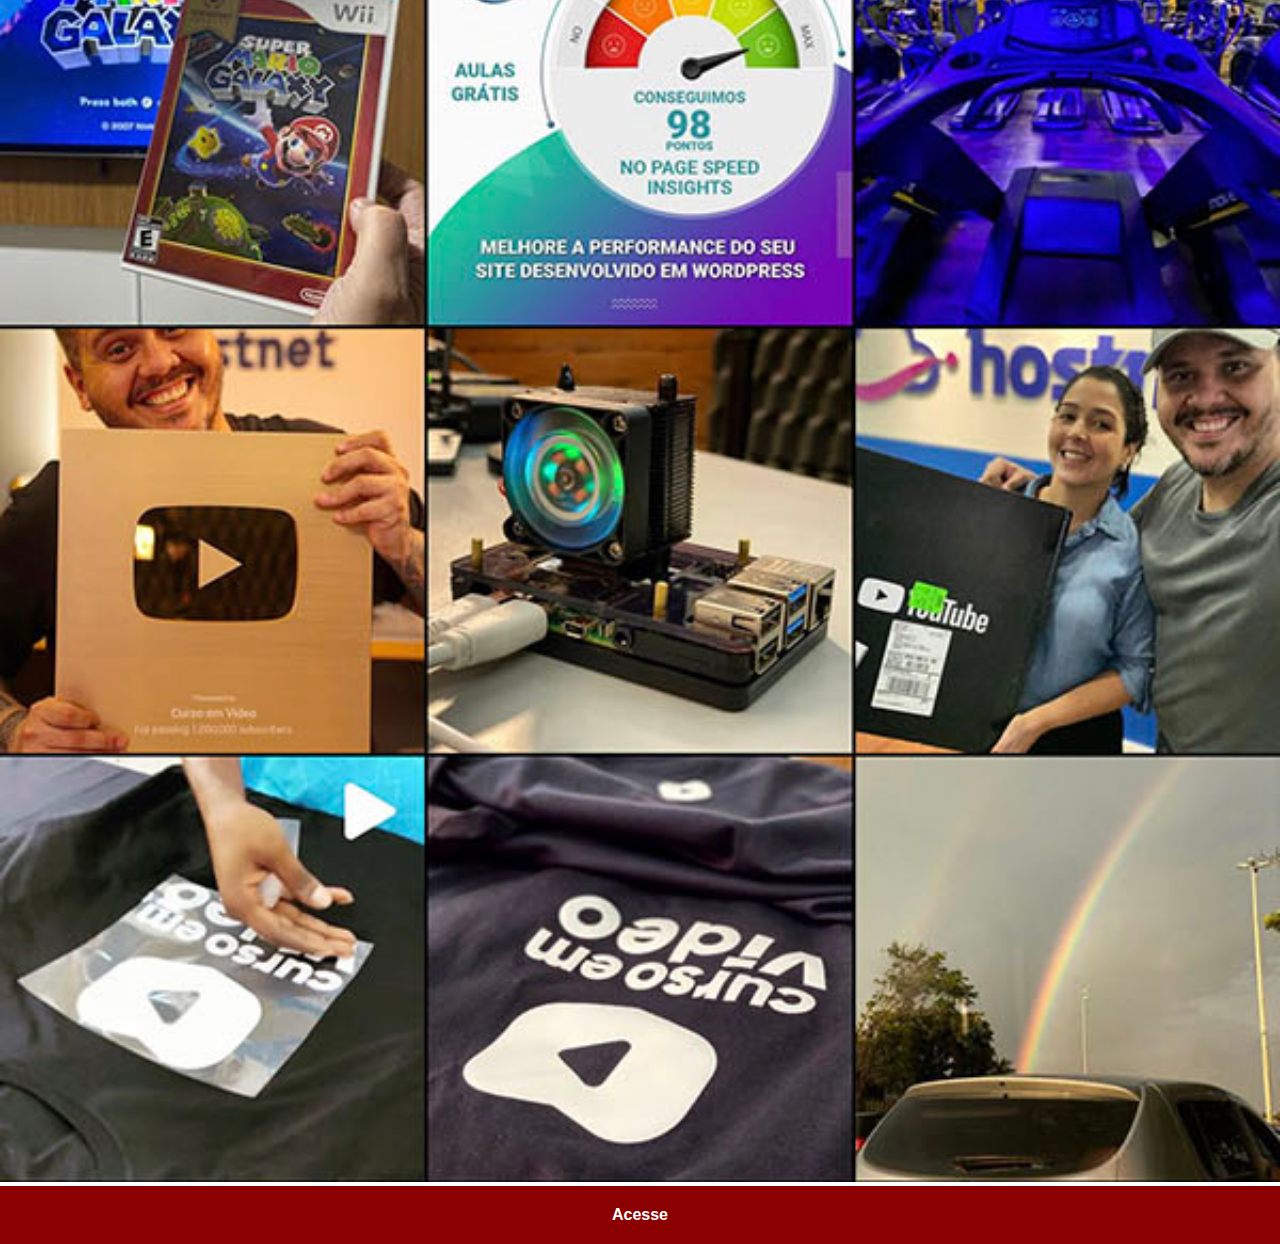
<file: insta.html>
<!DOCTYPE html>
<html lang="pt-br">
<head>
    <meta charset="UTF-8">
    <meta http-equiv="X-UA-Compatible" content="IE=edge">
    <meta name="viewport" content="width=device-width, initial-scale=1.0">
    <title>instagram</title>
    <link rel="stylesheet" href="estilo/social.css">
</head>
<body>
    <img src="imagens/tela-instagram.jpg" alt="instagram">
    <a href="https://www.instagram.com/" target="_blank">Acesse</a>
</body>
</html>
</file>
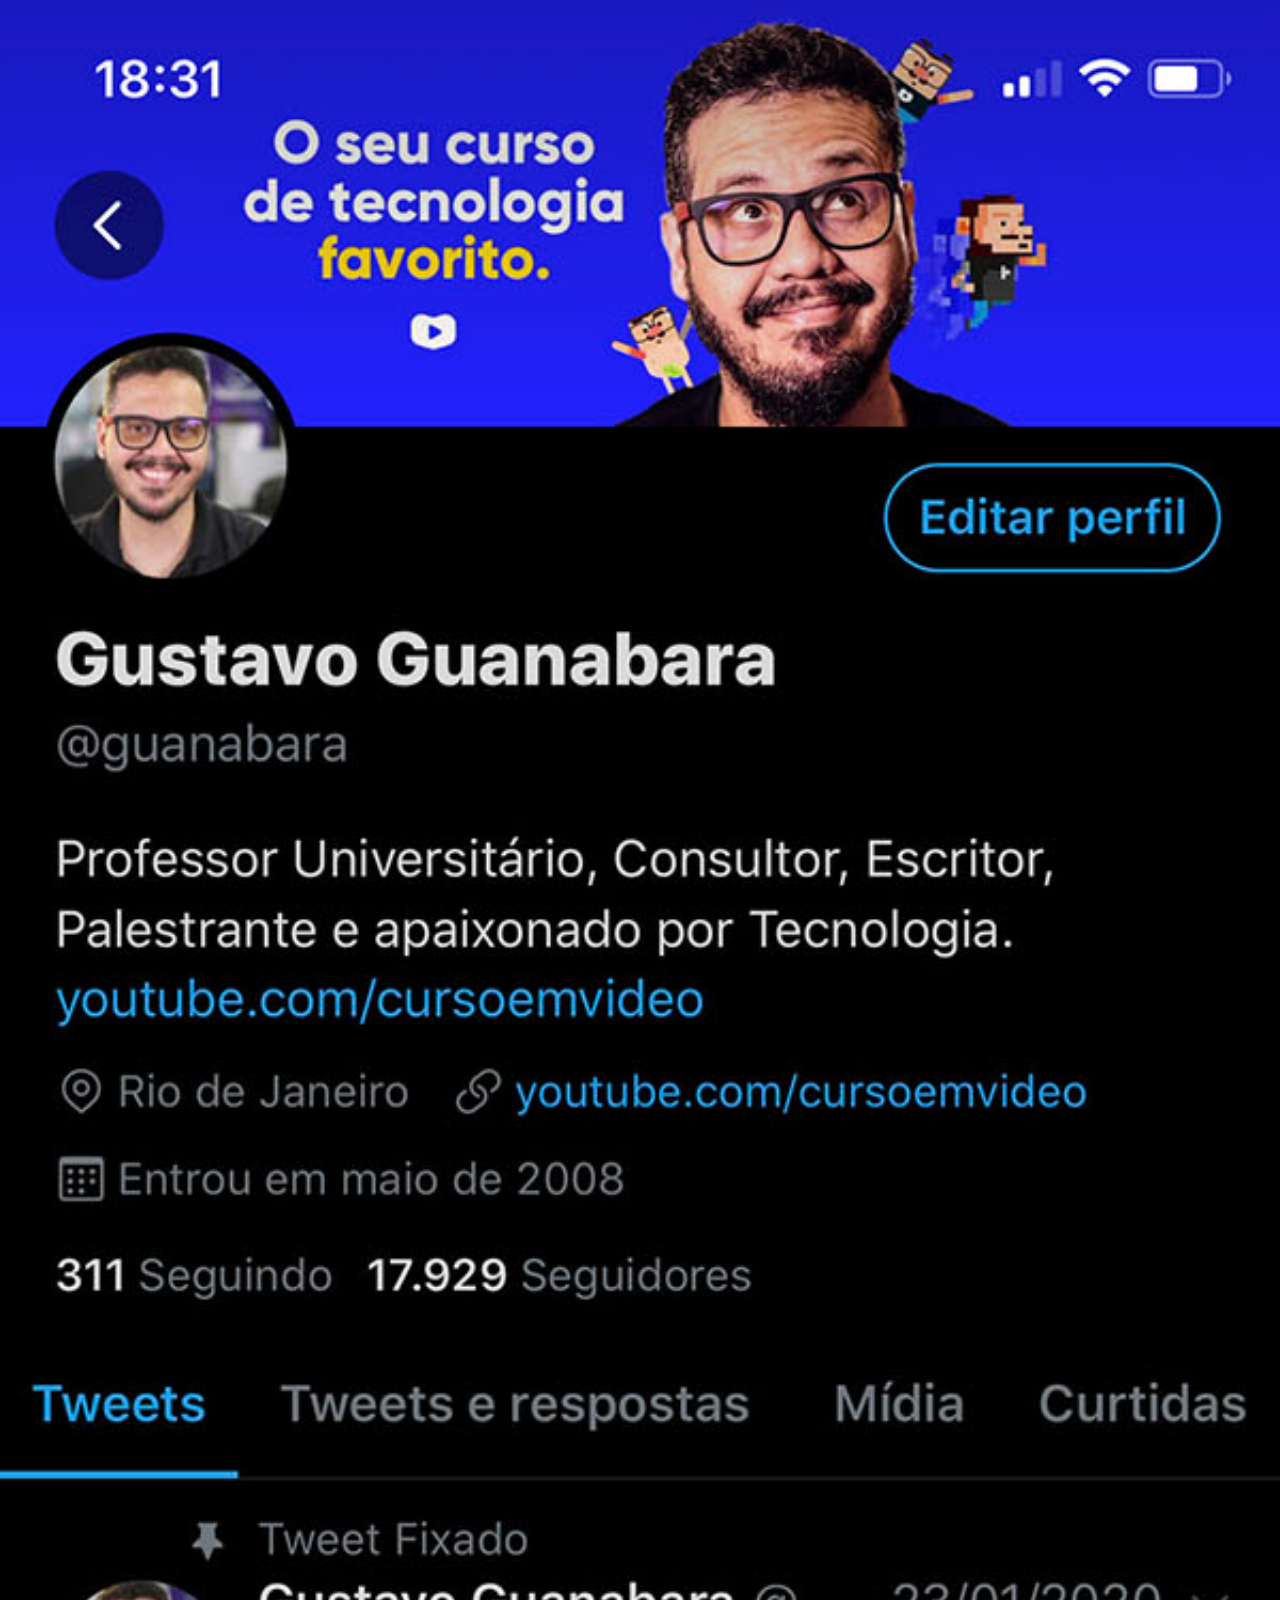
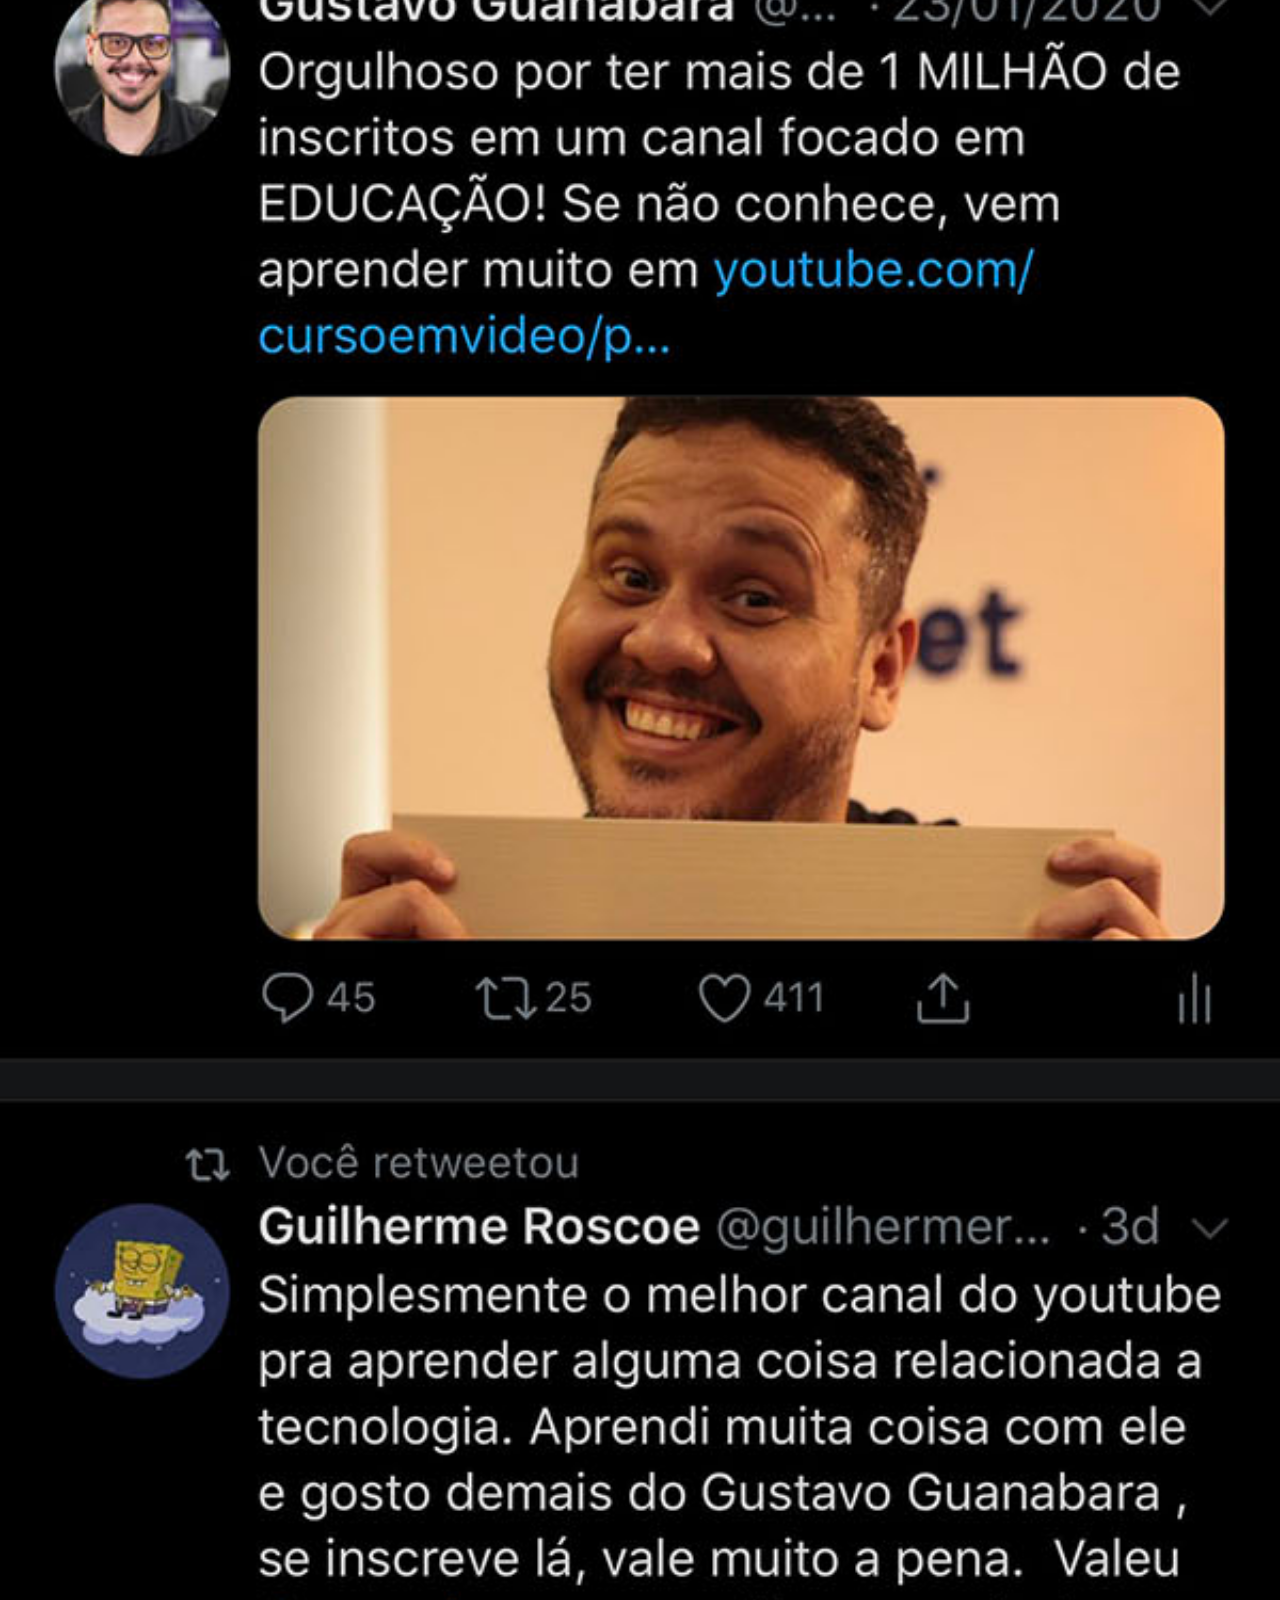
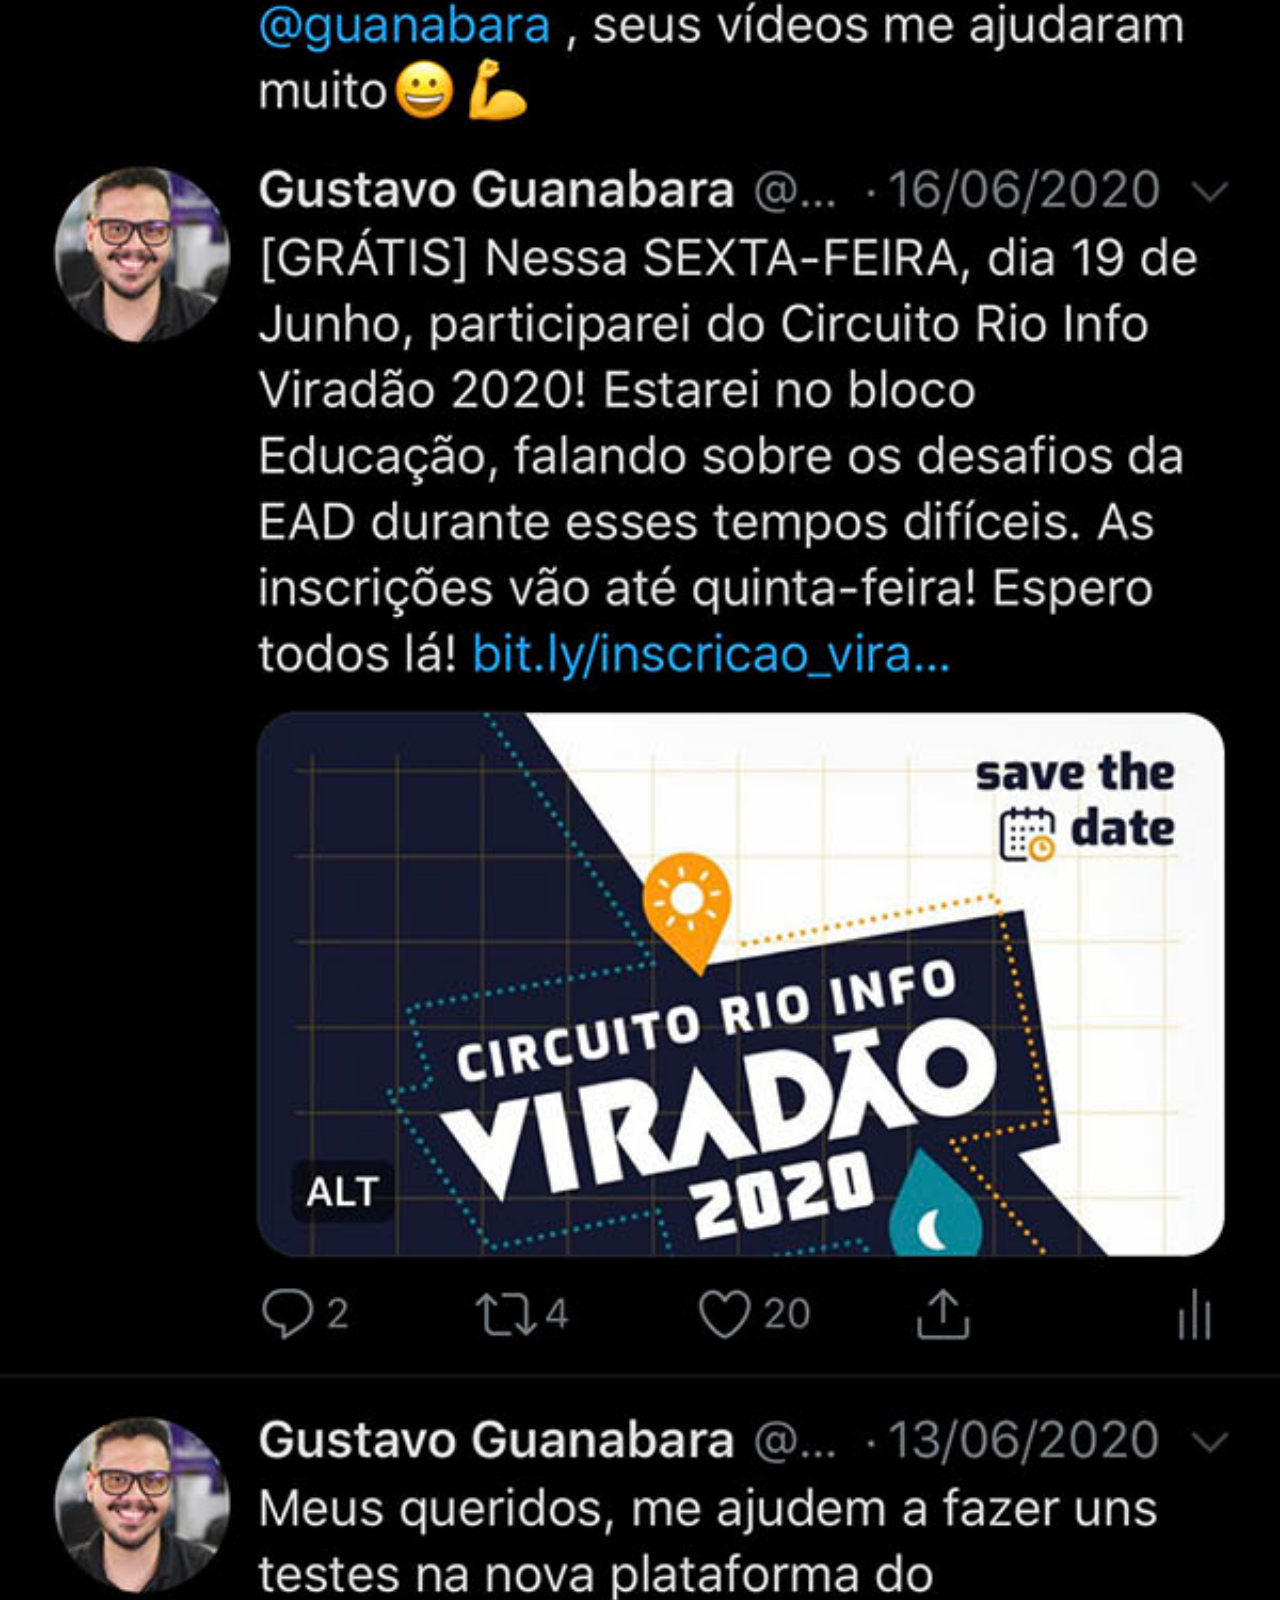
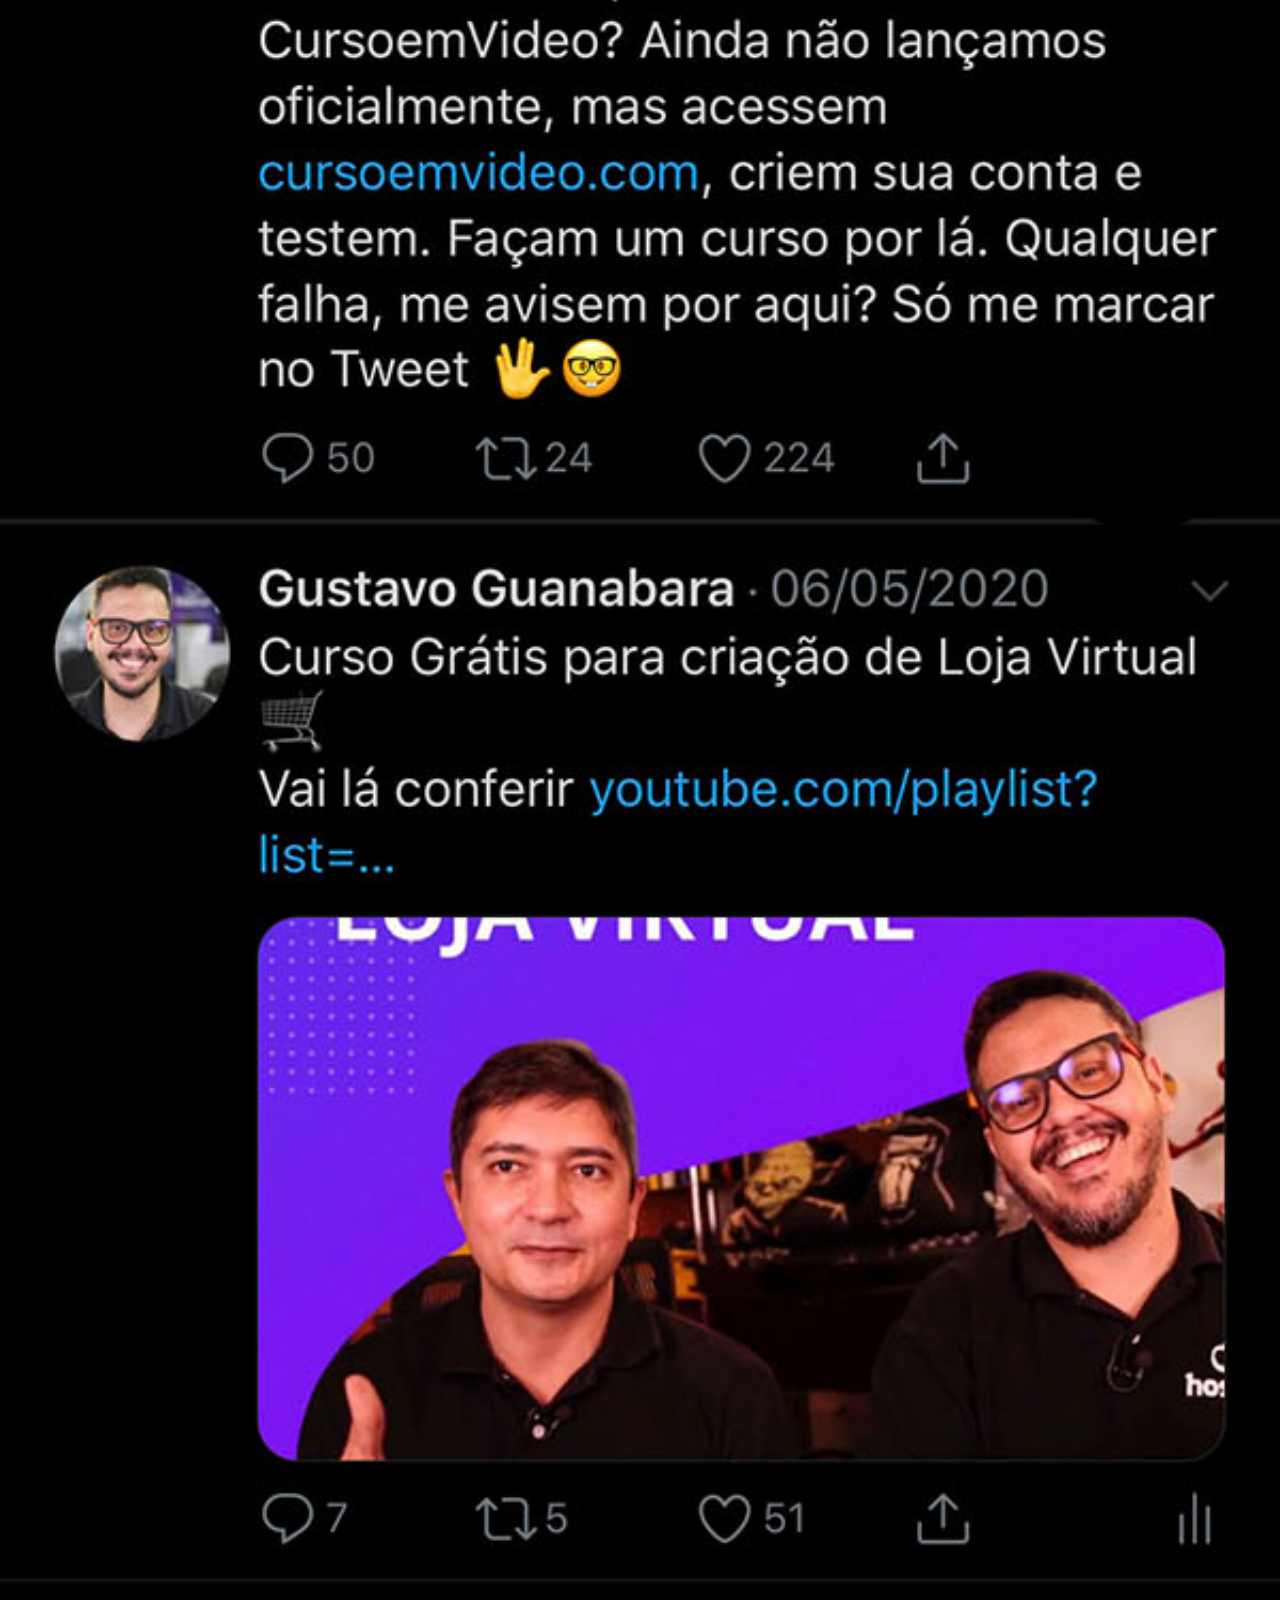
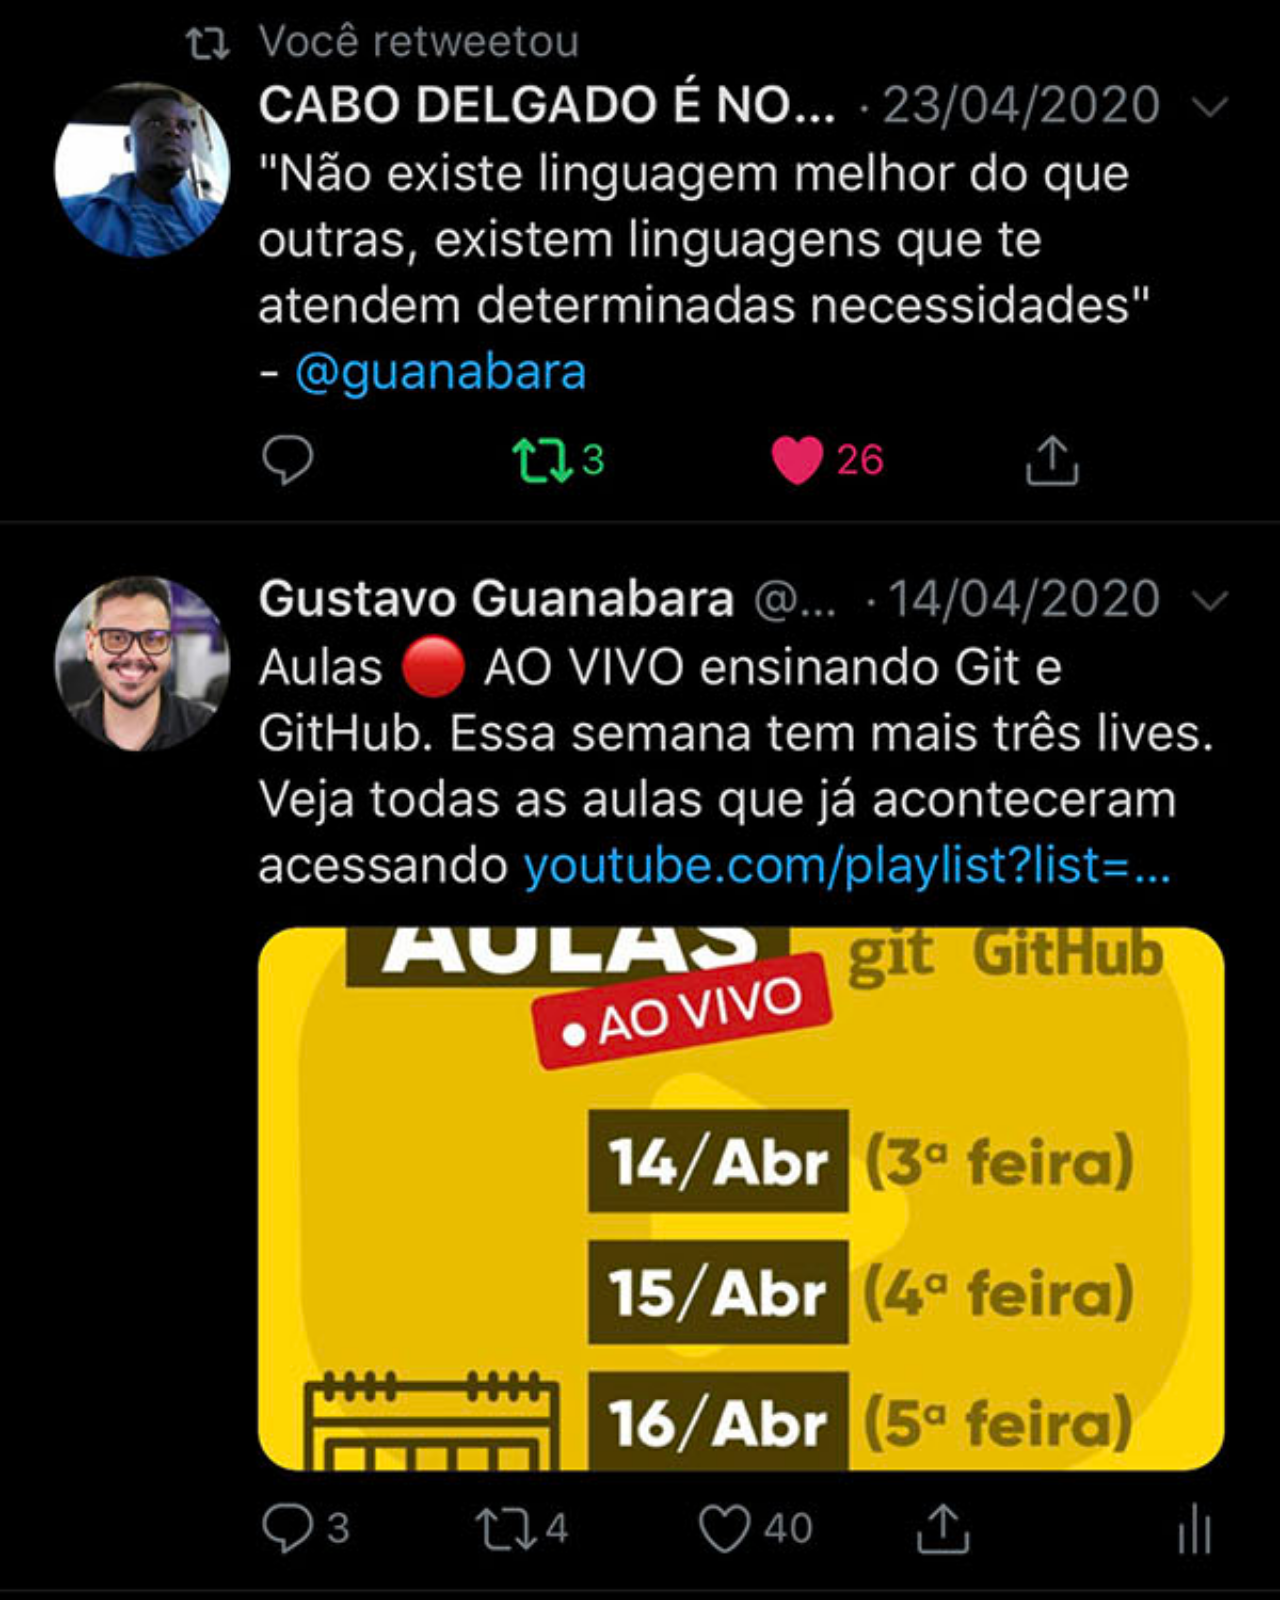
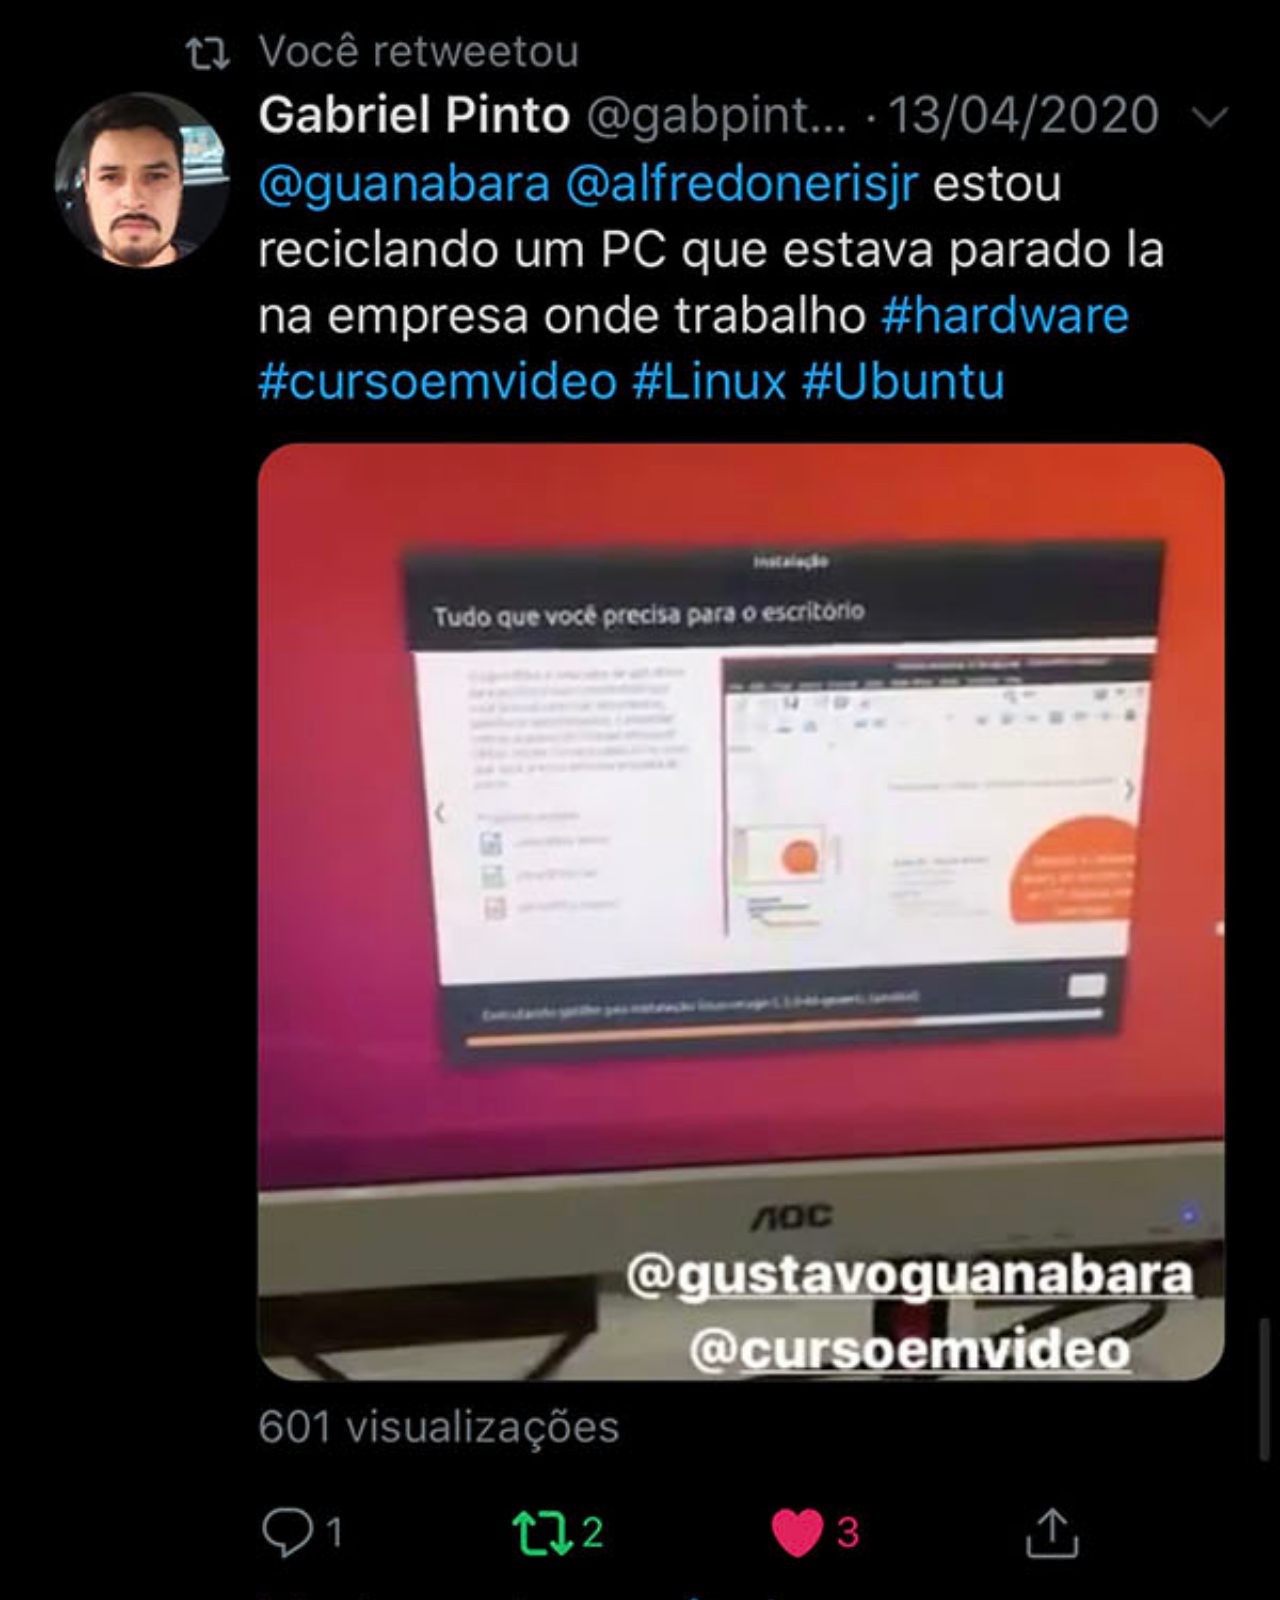
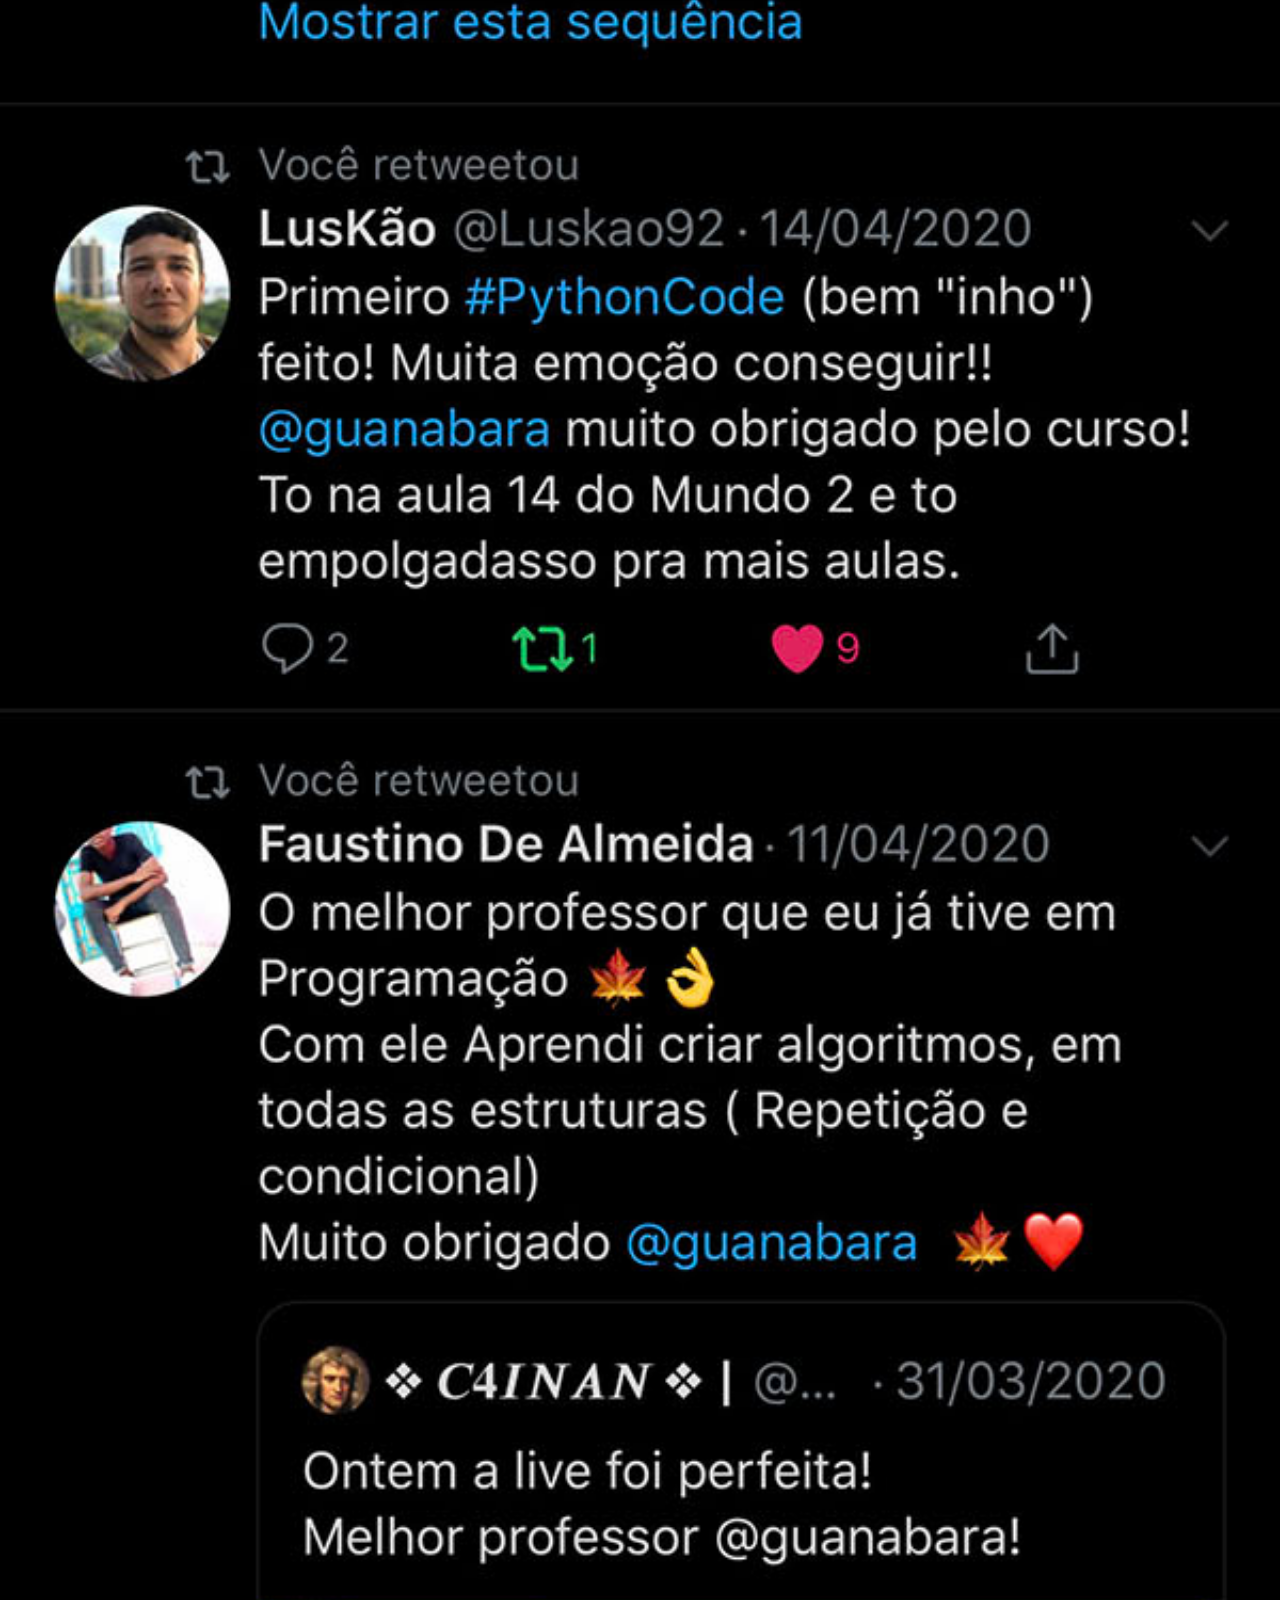
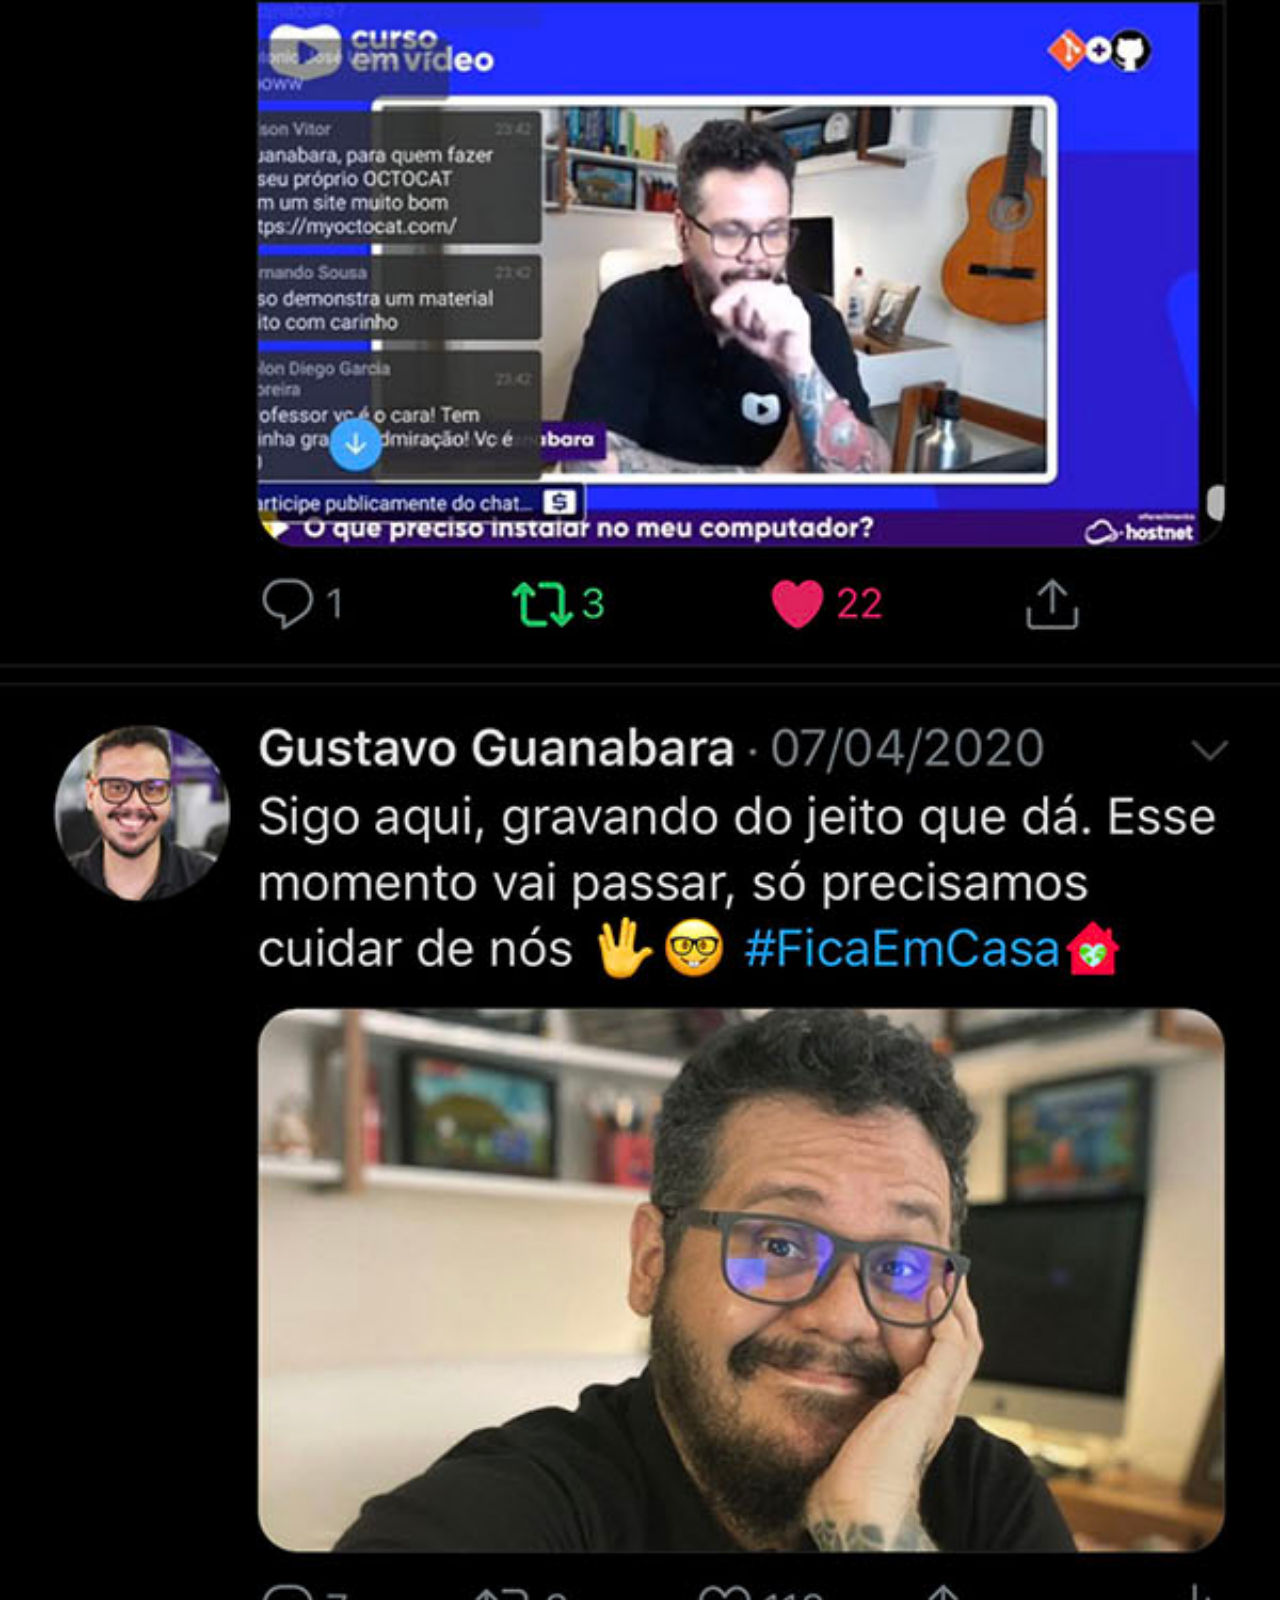
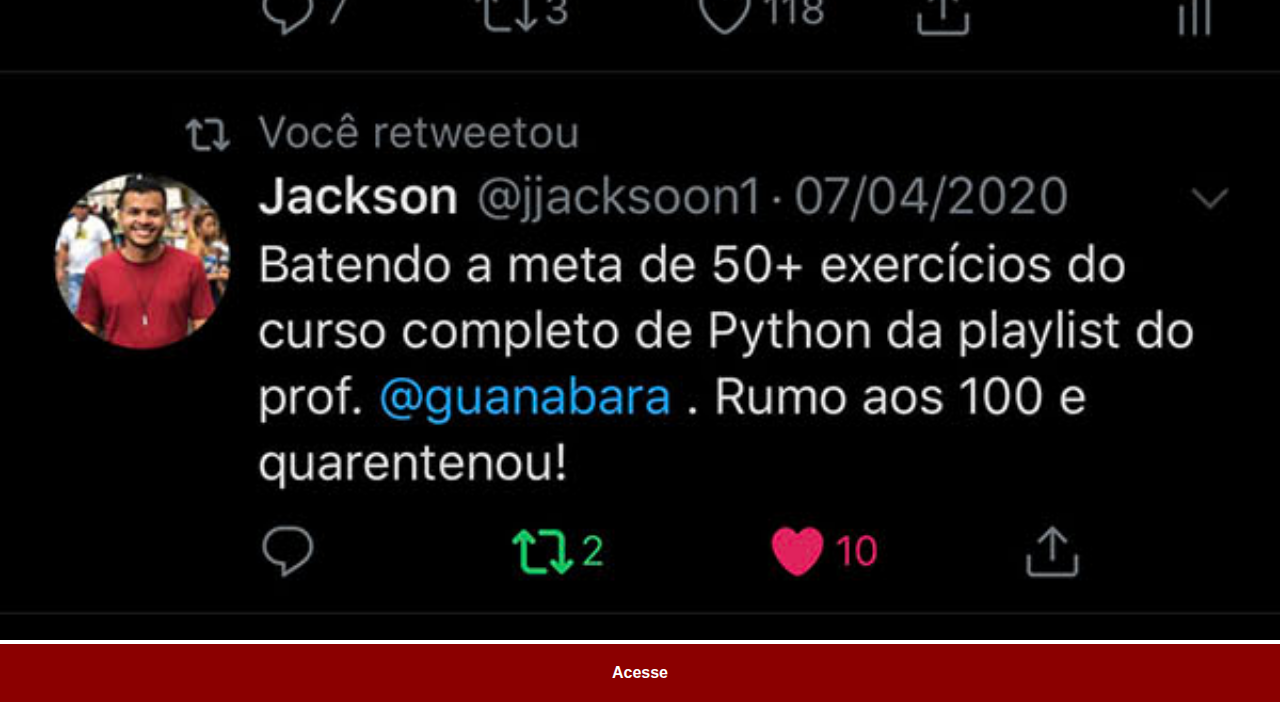
<file: twitter.html>
<!DOCTYPE html>
<html lang="pt-br">
<head>
    <meta charset="UTF-8">
    <meta http-equiv="X-UA-Compatible" content="IE=edge">
    <meta name="viewport" content="width=device-width, initial-scale=1.0">
    <title>twitter</title>
    <link rel="stylesheet" href="estilo/social.css">
</head>
<body>
    <img src="imagens/tela-twitter.jpg" alt="twitter">
    <a href="https://twitter.com/i/flow/login?input_flow_data=%7B%22requested_variant%22%3A%22eyJsYW5nIjoicHQifQ%3D%3D%22%7D" target="_blank">Acesse</a>
</body>
</html>
</file>
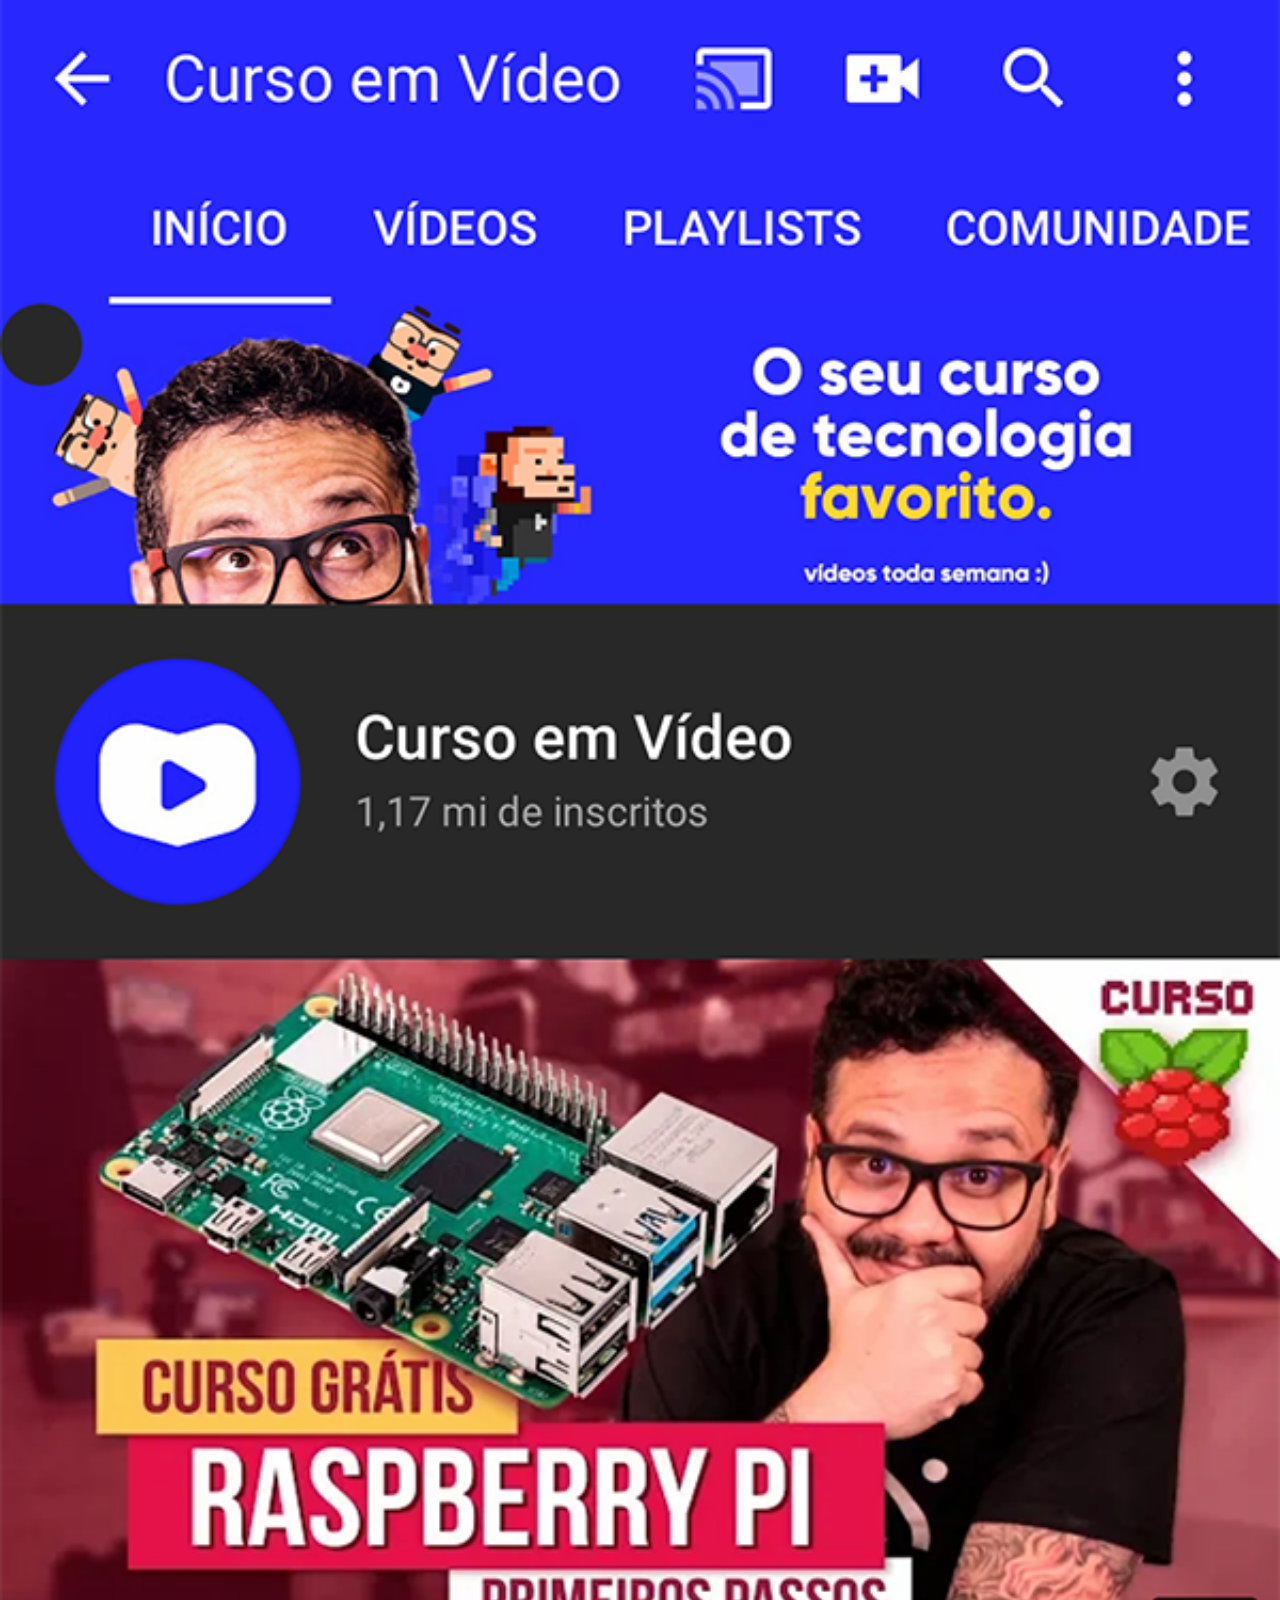
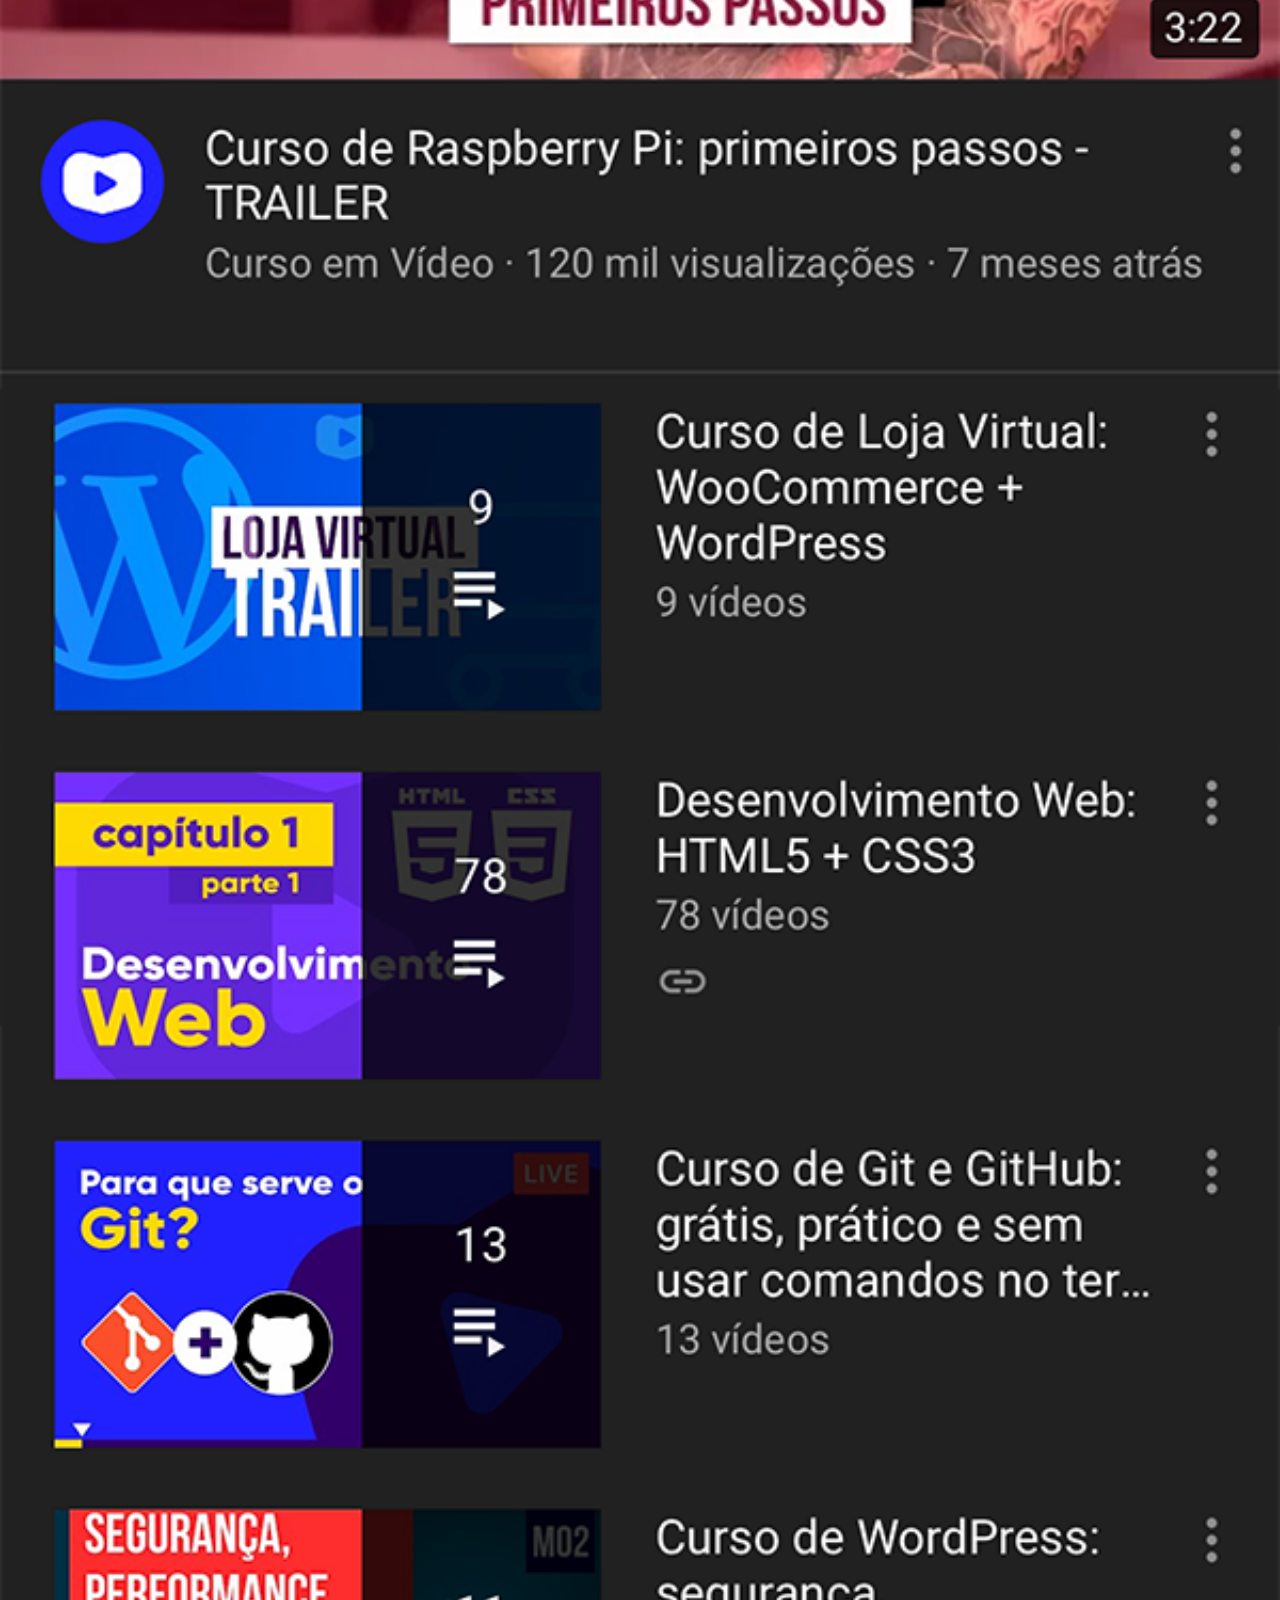
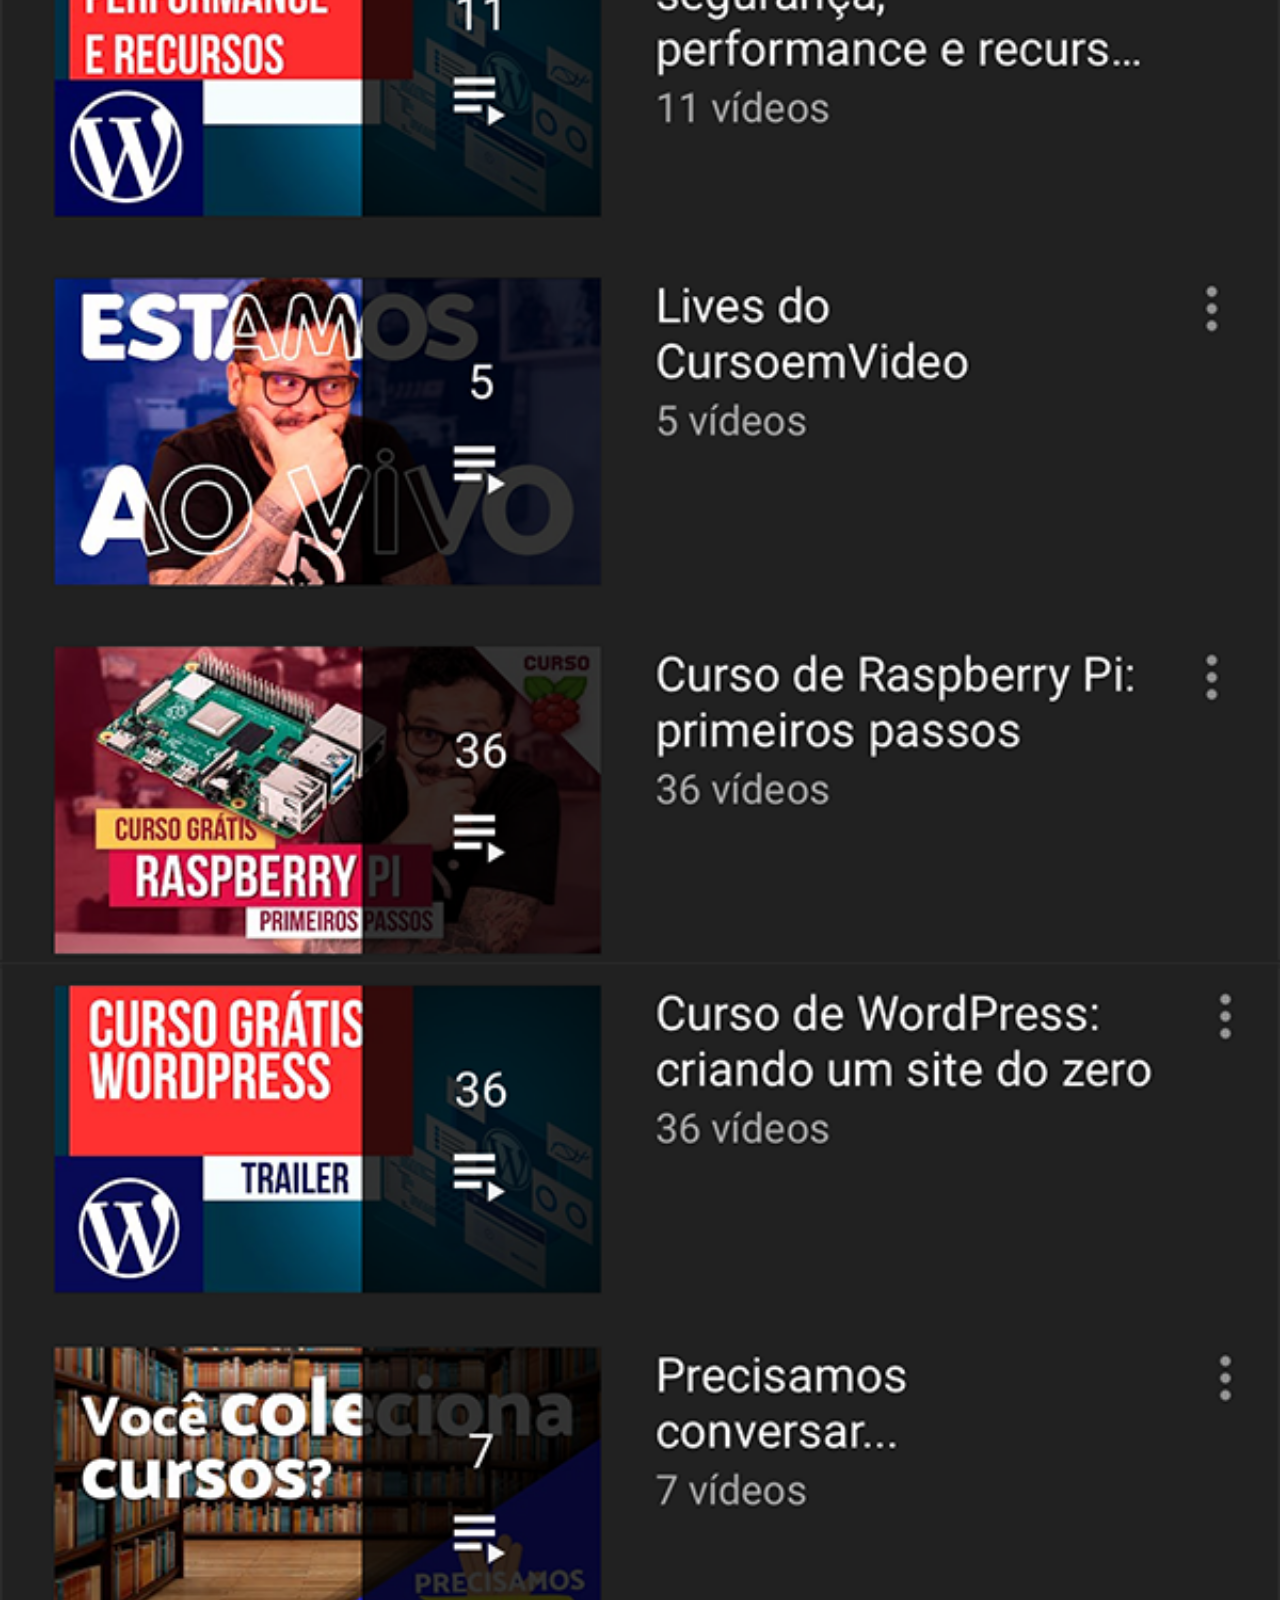
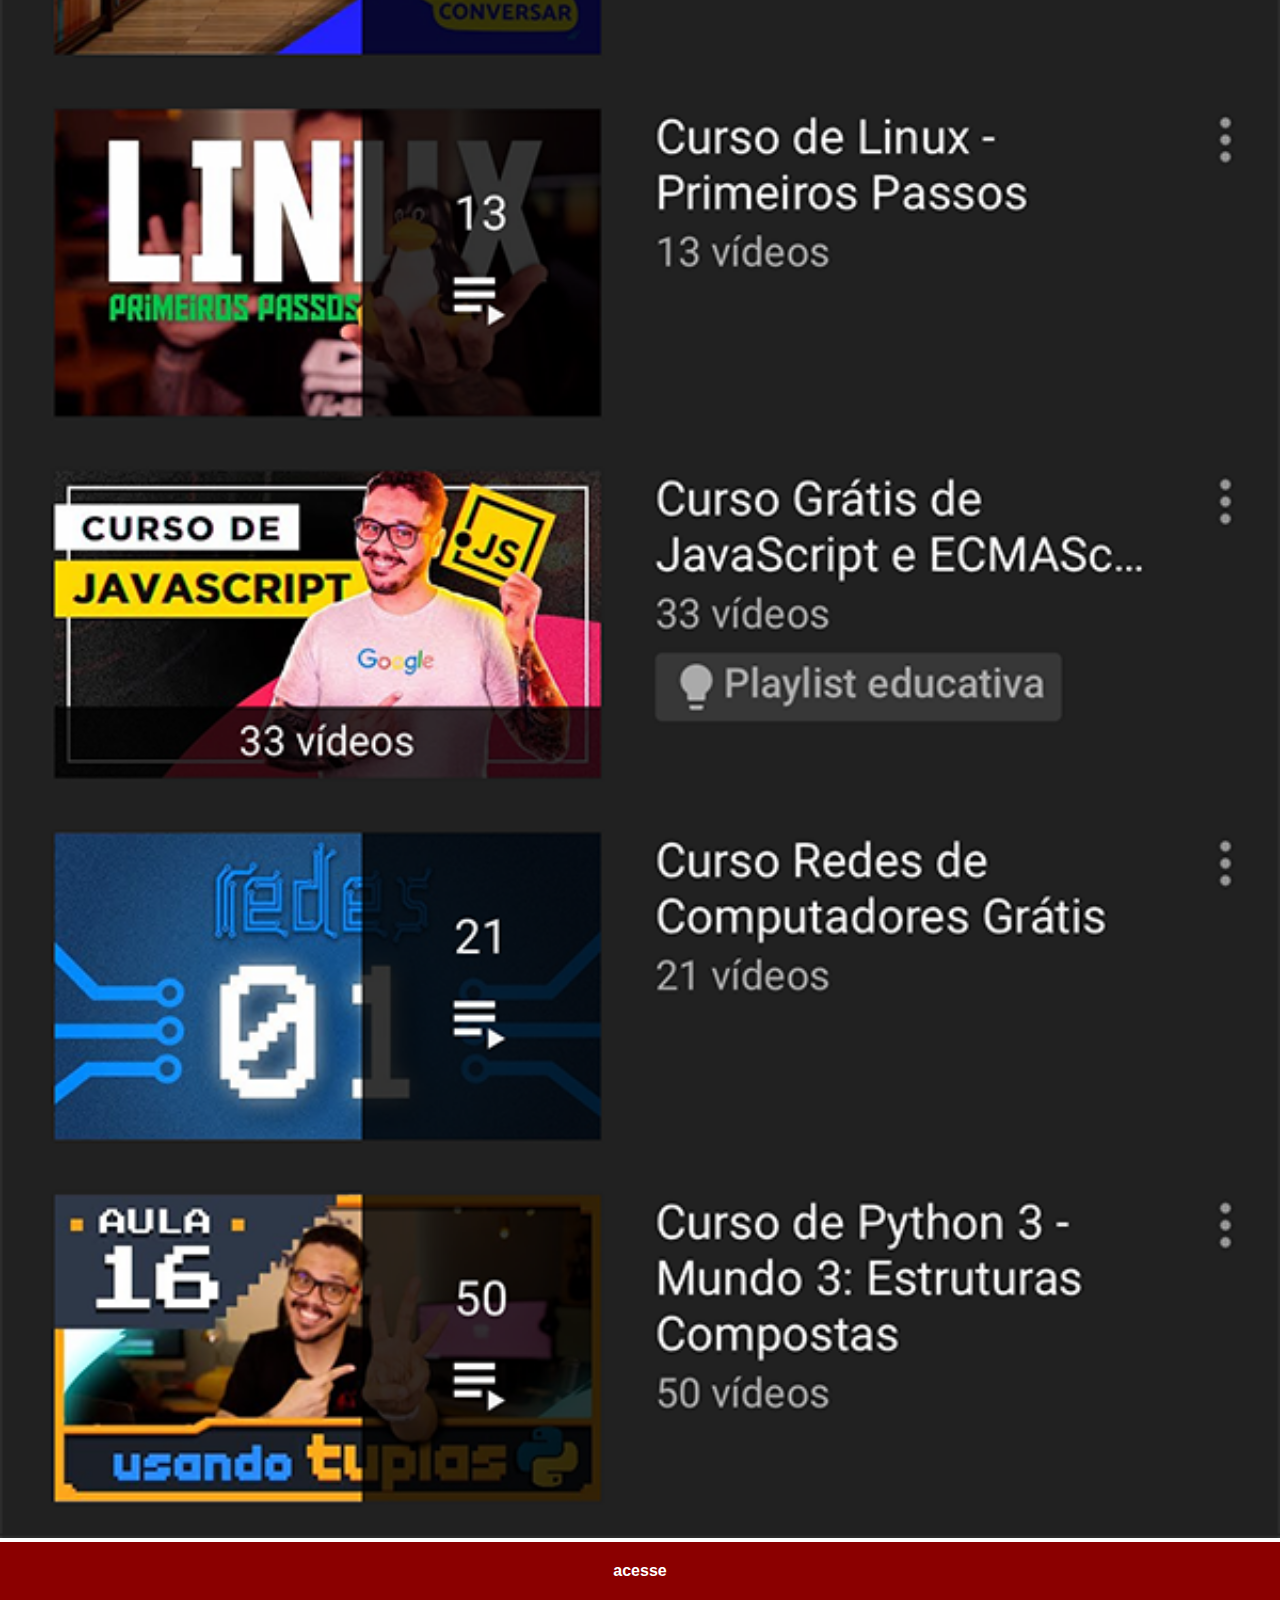
<file: youtube.html>
<!DOCTYPE html>
<html lang="pt-br">
<head>
    <meta charset="UTF-8">
    <meta http-equiv="X-UA-Compatible" content="IE=edge">
    <meta name="viewport" content="width=device-width, initial-scale=1.0">
    <title>youtube</title>
    <link rel="stylesheet" href="estilo/social.css">
</head>
<body>
    <img src="imagens/tela-youtube.png" alt="youtube">
    <a href="https://www.youtube.com/" target="_blank">acesse</a>
</body>
</html>
</file>
<file: style.css>
@charset "utf-8";

* {
    margin: 0px;
    padding: 0px;
    font-family: Arial, Helvetica, sans-serif;
}

html, body {
    height: 100vh;
    width: 100vw;
    background-color: darkgoldenrod;
}

body {
    background: url(imagens/fundo-madeira.jpg) no-repeat top center;
    background-size: cover;
    background-attachment: fixed;
}

main {
    position: relative;
    height: 100vh;
}

section#telefone {
    position: absolute;
    top: 50%;
    left: 47%;
    transform: translate(-50%, -50%);

    height: 624px;
    width: 311px;
    background: url(imagens/frame-iphone.png) no-repeat;
}

iframe#tela {
    position: relative;
    top: 80px;
    left: 22px;
    width: 267px;
    height: 471px;
}

section#redes-sociais {
    text-align: right;
    line-height: 3em;
}
section#redes-sociais img {
    width: 50px;
    margin: 10px;
    border-radius: 50%;
    box-shadow: 2px 2px 5px rgba(0, 0, 0, 0.575);
    box-sizing: border-box;
}
section#redes-sociais img:hover {
    border: 2px solid rgba(192, 189, 189, 0.623);
    transform: translate(-3px, -3px);
    box-shadow: 5px 5px 10px rgba(0, 0, 0, 0.473);
    transition: transform 3s, border 1s;
}
</file>
<file: estilo/social.css>
@charset "utf-8";

* {
    margin: 0px;
    padding: 0px;
    font-family: Arial, Helvetica, sans-serif;
}
::-webkit-scrollbar {
    width: 0px;
    height: 0px;
}/*remove barra de rolagem*/

img {
    width: 100vw;
}
a {
    display: block;
    background-color: darkred;
    color: white;
    padding: 20px;
    text-align: center;
    font-weight: bolder;
    text-decoration: none;
}
a:hover {
    background-color: red;
}
</file>
